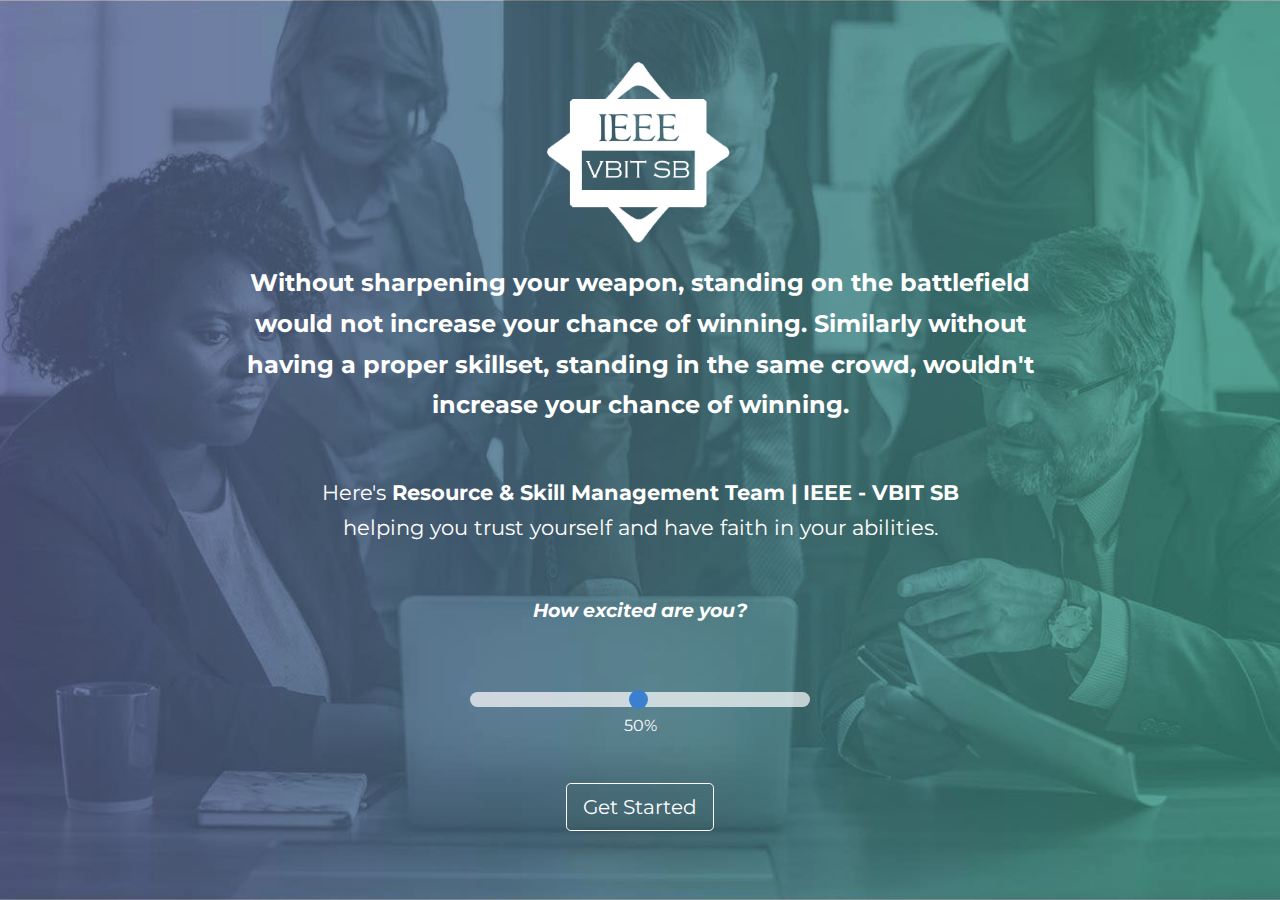
<file: index.html>
<!DOCTYPE html>
<html lang="en">
  <head>
    <title>RSM FORM</title>
    <meta charset="UTF-8" />
    <meta name="viewport" content="width=device-width, initial-scale=1" />
    <link
      href="https://fonts.googleapis.com/css2?family=Montserrat:ital,wght@0,400;0,500;0,600;0,700;1,400&display=swap"
      rel="stylesheet"
    />
    <link
      rel="stylesheet"
      href="https://stackpath.bootstrapcdn.com/bootstrap/4.5.2/css/bootstrap.min.css"
      integrity="sha384-JcKb8q3iqJ61gNV9KGb8thSsNjpSL0n8PARn9HuZOnIxN0hoP+VmmDGMN5t9UJ0Z"
      crossorigin="anonymous"
    />
    <!--===============================================================================================-->
    <link rel="stylesheet" type="text/css" href="css/main.css" />
    <link rel="icon" href="images/favicon.ico" />
    <!--===============================================================================================-->
  </head>

  <body>
    <div class="limiter">
      <div
        class="container-login100"
        style="background-image: url('images/signupbg.jpg')"
      >
        <div class="wrap-login100 p-l-110 p-r-110 p-t-62 p-b-33">
          <form class="login100-form validate-form flex-sb flex-w">
            <span class="login100-form-title p-b-53">
              <img
                src="images/sblogo.png"
                style="width: 25%"
                alt="IEEE - VBIT SB Logo"
              />
            </span>

            <div class="content">
              <p class="line1">
                <strong
                  >Without sharpening your weapon, standing on the battlefield
                  would not increase your chance of winning. Similarly without
                  having a proper skillset, standing in the same crowd, wouldn't
                  increase your chance of winning.</strong
                >
              </p>
              <br />
              <p class="line2">
                Here's<strong>
                  Resource & Skill Management Team | IEEE - VBIT SB</strong
                ><br />
                helping you trust yourself and have faith in your abilities.
              </p>
              <br />
              <p class="lastline">
                <strong>How excited are you?</strong>
              </p>
              <br />
            </div>

            <div class="slidecontainer" style="padding-bottom: 70px">
              <input
                type="range"
                min="1"
                max="100"
                value="50"
                class="slider"
                id="myRange"
              />
              <p><span id="demo"></span>%</p>
            </div>

            <a
              class="btn btn-outline-primary btn-lg"
              style="color: white; border-color: white; margin-top: -90px"
              href="/index-2.html"
              role="button"
              >Get Started</a
            >
          </form>
        </div>
      </div>
    </div>

    <script>
      var slider = document.getElementById('myRange');
      var output = document.getElementById('demo');
      output.innerHTML = slider.value;

      slider.oninput = function () {
        output.innerHTML = this.value;
      };
    </script>
    <script
      src="https://code.jquery.com/jquery-3.5.1.slim.min.js"
      integrity="sha384-DfXdz2htPH0lsSSs5nCTpuj/zy4C+OGpamoFVy38MVBnE+IbbVYUew+OrCXaRkfj"
      crossorigin="anonymous"
    ></script>
    <script
      src="https://cdn.jsdelivr.net/npm/popper.js@1.16.1/dist/umd/popper.min.js"
      integrity="sha384-9/reFTGAW83EW2RDu2S0VKaIzap3H66lZH81PoYlFhbGU+6BZp6G7niu735Sk7lN"
      crossorigin="anonymous"
    ></script>
    <script
      src="https://stackpath.bootstrapcdn.com/bootstrap/4.5.2/js/bootstrap.min.js"
      integrity="sha384-B4gt1jrGC7Jh4AgTPSdUtOBvfO8shuf57BaghqFfPlYxofvL8/KUEfYiJOMMV+rV"
      crossorigin="anonymous"
    ></script>
  </body>
</html>
</file>
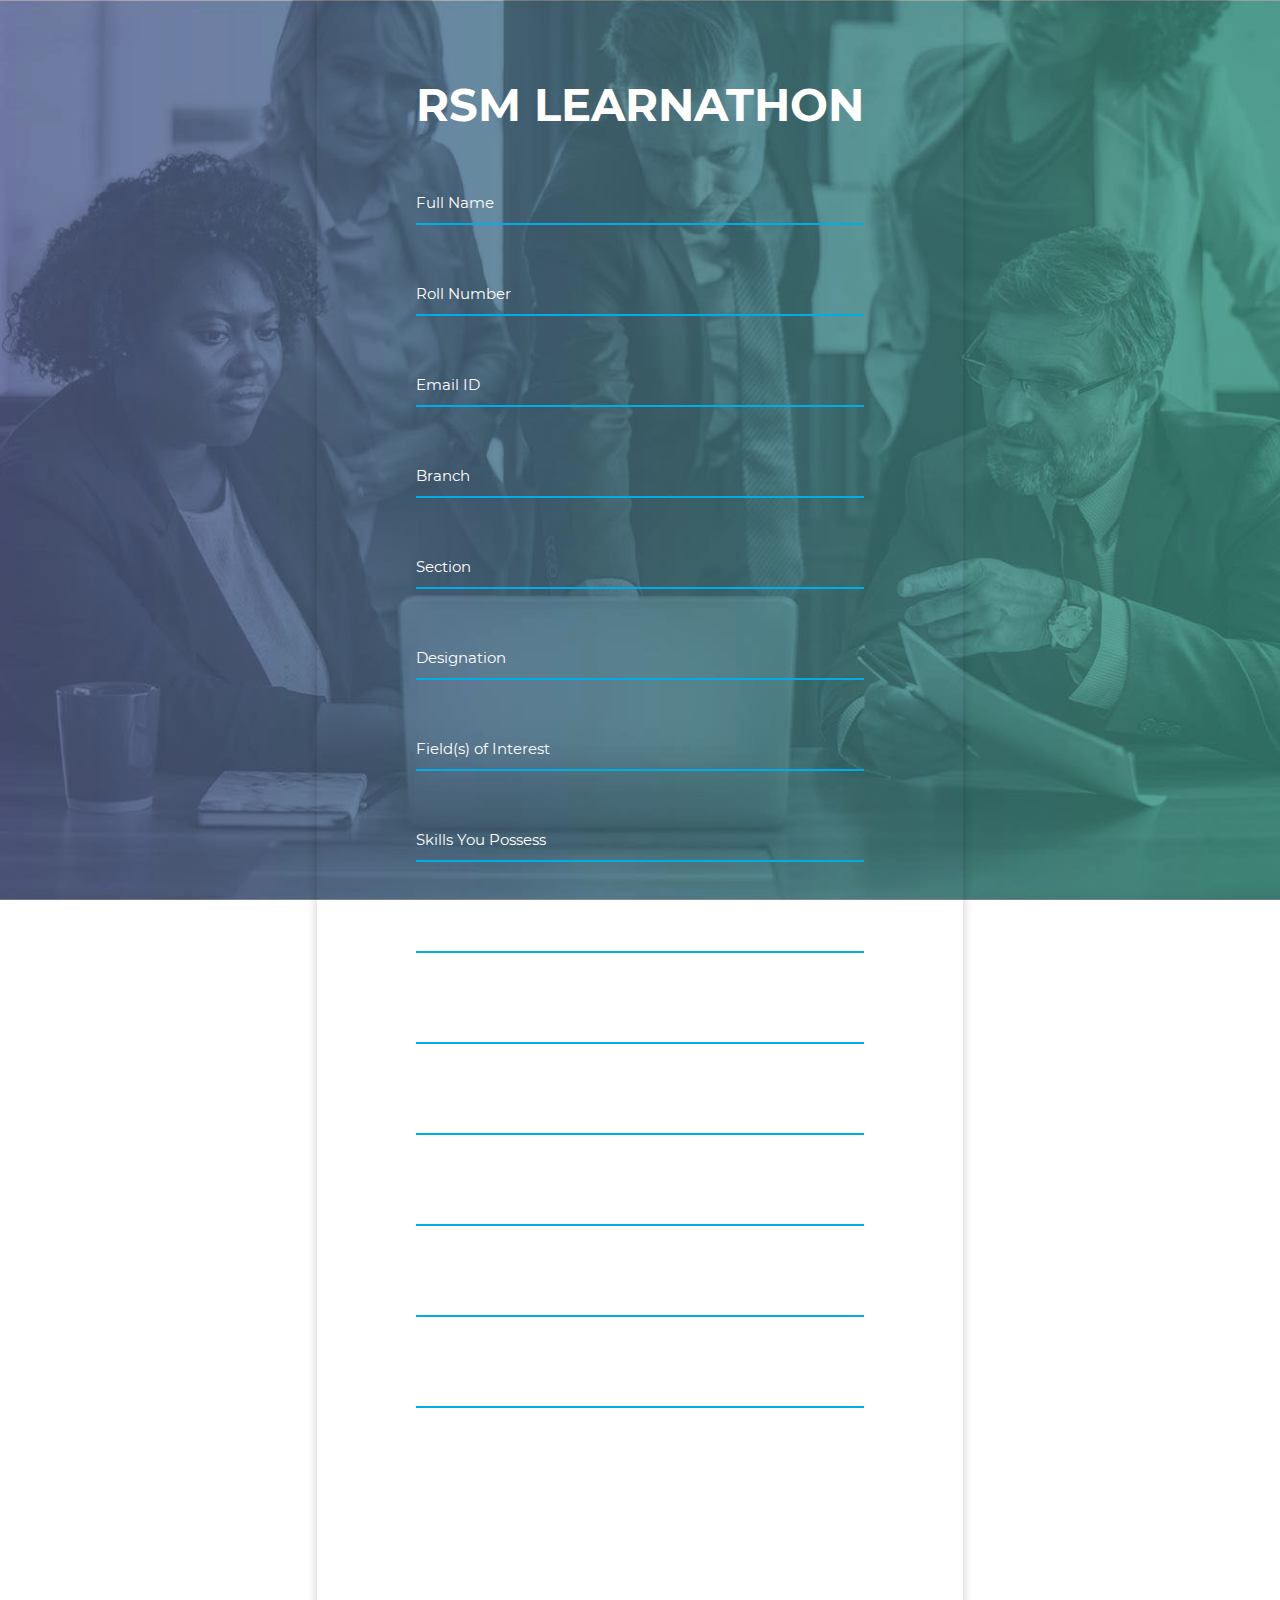
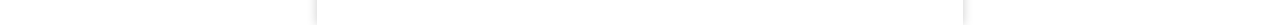
<file: index-2.html>
<!DOCTYPE html>
<html>
  <head>
    <meta charset="utf-8" />
    <title>RSM FORM</title>
    <meta name="viewport" content="width=device-width, initial-scale=1.0" />

    <!-- MATERIAL DESIGN ICONIC FONT -->
    <link
      rel="stylesheet"
      href="fonts/material-design-iconic-font/css/material-design-iconic-font.min.css"
    />

    <!-- STYLE CSS -->
    <link rel="stylesheet" href="css/style.css" />
    <!-- <link
      rel="stylesheet"
      href="https://s.pageclip.co/v1/pageclip.css"
      media="screen"
    /> -->

    <!-- Favicon -->
    <link rel="icon" href="images/favicon.ico" />
  </head>

  <body class="backimg">
    <div class="wrapper">
      <!-- <img
        class="background-image"
        src="images/signupbg.jpg"
        alt="Skills Background Image"
      /> -->
      <div class="inner">
        <form
          action="https://send.pageclip.co/lTezzVV3lElqMMGD3bQ0oZjINwGW3AQn/RSM_Form"
          class="pageclip-form"
          method="post"
          autocomplete="off"
        >
          <h3>RSM Learnathon</h3>
          <br /><br />
          <label class="form-group">
            <input type="text" name="Full Name" class="form-control" required />
            <span>Full Name</span>
            <span class="border"></span>
          </label>
          <label class="form-group">
            <input
              type="text"
              name="Roll Number"
              class="form-control"
              required
            />
            <span for="">Roll Number</span>
            <span class="border"></span>
          </label>
          <label class="form-group">
            <input type="text" name="Email ID" class="form-control" required />
            <span for="">Email ID</span>
            <span class="border"></span>
          </label>
          <label class="form-group">
            <input type="text" name="Branch" class="form-control" required />
            <span for="">Branch</span>
            <span class="border"></span>
          </label>
          <label class="form-group">
            <input type="text" name="Section" class="form-control" required />
            <span for="">Section</span>
            <span class="border"></span>
          </label>
          <label class="form-group">
            <input
              type="text"
              name="Designation"
              class="form-control"
              required
            />
            <span for="">Designation</span>
            <span class="border"></span>
          </label>
          <label class="form-group">
            <input
              type="textarea"
              name="Field of Interests"
              class="form-control"
              required
            />
            <span for="">Field(s) of Interest</span>
            <span class="border"></span>
          </label>

          <label class="form-group">
            <input type="textarea" name="Skills" class="form-control" required />
            <span for="">Skills You Possess</span>
            <span class="border"></span>
          </label>
          <label class="form-group">
            <input type="text" name="Strengths" class="form-control" required />
            <span for="">Strengths</span>
            <span class="border"></span>
          </label>
          <label class="form-group">
            <input type="text" name="Weakness" class="form-control" required />
            <span for="">Weakness</span>
            <span class="border"></span>
          </label>
          <label class="form-group">
            <input
              type="text"
              name="Future Plans"
              class="form-control"
              required
            />
            <span for="">Future Career Plans</span>
            <span class="border"></span>
          </label>

          <label class="form-group">
            <textarea
              name="About You"
              id=""
              class="form-control"
              required
            ></textarea>
            <span for="">About you</span>
            <span class="border"></span>
          </label>
          <label class="form-group">
            <textarea
              name="Expectations"
              id=""
              class="form-control"
              required
            ></textarea>
            <span for="">What are your expectations from the SB?</span>
            <span class="border"></span>
          </label>
          <label class="form-group">
            <textarea
              name="Contributions"
              id=""
              class="form-control"
              required
            ></textarea>
            <span for="">What would you like to implement this tenure?</span
            ><br />
            <span class="border"></span>
          </label>
          <button
            type="submit"
            href="https://ieeevbitsb.in"
            class="pageclip-form__submit"
          >
            Submit
          </button>
        </form>
      </div>
    </div>
    <script src="https://s.pageclip.co/v1/pageclip.js" charset="utf-8"></script>
  </body>
</html>
</file>
<file: css/main.css>
* {
  margin: 0;
  padding: 0;
  box-sizing: border-box;
}

body,
html {
  height: 100%;
  font-family: 'Montserrat', sans-serif;
  text-align: center;
}

/*---------------------------------------------*/
h1,
h2,
h3,
h4,
h5,
h6 {
  margin: 0;
}

.content {
  text-align: center;
  font-family: 'Montserrat', sans-serif;
  line-height: 1.7;
  color: #fff;
  margin: 0;
  font-size: 1.2rem;
}

.line1 {
  font-size: 1.5rem;
}

.line2 {
  font-size: 1.3rem;
}

.lastline {
  font-size: 1.2rem;
  font-family: 'Montserrat', sans-serif;
  font-style: italic;
}

.slidecontainer {
  width: 40%;
  margin: 15px auto;
}

.slider {
  -webkit-appearance: none;
  appearance: none;
  width: 100%;
  height: 15px;
  border-radius: 35px;
  background: #fff;
  outline: none;
  opacity: 0.7;
  -webkit-transition: 0.2s;
  transition: opacity 0.2s;
}

.slider:hover {
  opacity: 50;
}

.slider::-webkit-slider-thumb {
  -webkit-appearance: none;
  appearance: none;
  width: 19px;
  height: 19px;
  border-radius: 50%;
  background: #2f80ed;
  cursor: pointer;
}

.slider::-moz-range-thumb {
  width: 19px;
  height: 19px;
  border-radius: 50%;
  background: #2f80ed;
  cursor: pointer;
}

p {
  text-align: center;
  color: #fff;
}

a {
  text-decoration: none;
}

/*---------------------------------------------*/
btn {
  border: none;
  width: 162px;
  height: 51px;
  border: 2px solid #fff;
  margin: auto;
  cursor: pointer;
  display: flex;
  align-items: center;
  justify-content: center;
  padding: 0;
  background: none;
  color: #fff;
  text-transform: uppercase;
  font-family: 'Montserrat', sans-serif;
  -webkit-transform: perspective(1px) translateZ(0);
  transform: perspective(1px) translateZ(0);
  position: relative;
  -webkit-transition-property: color;
  transition-property: color;
  -webkit-transition-duration: 0.3s;
  transition-duration: 0.3s;
}
btn i {
  margin-left: 10px;
  -webkit-transform: translateZ(0);
  transform: translateZ(0);
  -webkit-transition-duration: 0.1s;
  transition-duration: 0.1s;
  -webkit-transition-property: transform;
  transition-property: transform;
  -webkit-transition-timing-function: ease-out;
  transition-timing-function: ease-out;
}
button:before {
  content: '';
  position: absolute;
  z-index: -1;
  top: 0;
  left: 0;
  right: 0;
  bottom: 0;
  background: #2098d1;
  -webkit-transform: scaleX(0);
  transform: scaleX(0);
  -webkit-transform-origin: 0 50%;
  transform-origin: 0 50%;
  -webkit-transition-property: transform;
  transition-property: transform;
  -webkit-transition-duration: 0.3s;
  transition-duration: 0.3s;
  -webkit-transition-timing-function: ease-out;
  transition-timing-function: ease-out;
}
btn:hover {
  border-color: transparent;
}
btn:hover:before {
  -webkit-transform: scaleX(1);
  transform: scaleX(1);
}
btn:hover i {
  -webkit-transform: translateX(4px);
  transform: translateX(4px);
}

iframe {
  border: none !important;
}

#shivani {
  transition: linear;
}

/*//////////////////////////////////////////////////////////////////
[ login ]*/

.limiter {
  width: 100%;
  margin: 0 auto;
}

.container-login100 {
  width: 100%;
  min-height: 100vh;
  display: -webkit-box;
  display: -webkit-flex;
  display: -moz-box;
  display: -ms-flexbox;
  display: flex;
  flex-wrap: wrap;
  justify-content: center;
  align-items: center;
  padding: 15px;

  background-position: center;
  background-size: cover;
  background-repeat: no-repeat;
}

.wrap-login100 {
  width: 850px;
  background: none;
  border-radius: 10px;
  position: relative;
}

/*==================================================================
[ Form ]*/

.login100-form {
  width: 100%;
}

.login100-form-title {
  width: 100%;
  display: block;
  font-family: Montserrat-Medium;
  font-size: 39px;
  color: #fff;
  line-height: 1.2;
  text-align: center;
}

/*------------------------------------------------------------------
[ btn ]*/
.container-login100-form-btn {
  width: 100%;
  display: -webkit-box;
  display: -webkit-flex;
  display: -moz-box;
  display: -ms-flexbox;
  display: flex;
  flex-wrap: wrap;
}

/*//////////////////////////////////////////////////////////////////
[ Responsive ]*/
@media (max-width: 768px) {
  .wrap-login100 {
    padding-left: 60px;
    padding-right: 60px;
  }
}

@media (max-width: 576px) {
  .wrap-login100 {
    padding-left: 15px;
    padding-right: 15px;
  }
}
</file>
<file: css/style.css>
@font-face {
  font-family: 'Montserrat-Regular';
  src: url('../fonts/Montserrat/Montserrat-Regular.ttf');
}
@font-face {
  font-family: 'Montserrat-Bold';
  src: url('../fonts/Montserrat/Montserrat-Bold.ttf');
}
@font-face {
  font-family: 'Montserrat-SemiBold';
  src: url('../fonts/Montserrat/Montserrat-SemiBold.ttf');
}
* {
  -webkit-box-sizing: border-box;
  -moz-box-sizing: border-box;
  box-sizing: border-box;
}

body {
  font-family: 'Montserrat-Regular';
  color: #fff;
  font-size: 15px;
  margin: 0;
}

input,
textarea,
select,
button {
  font-family: 'Montserrat-Regular';
  color: #fff;
  font-size: 15px;
}

p,
h1,
h2,
h3,
h4,
h5,
h6,
ul {
  margin: 0;
}

img {
  max-width: 100%;
}

ul {
  padding-left: 0;
  margin-bottom: 0;
}

a:hover {
  text-decoration: none;
}

:focus {
  outline: none;
}
/* .backimg {
  background-image: url('images/signupbg.jpg');
  height: 50%;
  background-position: center;
  background-repeat: no-repeat;
  background-size: cover;
} */
.wrapper {
  background: url('../images/signupbg.jpg');
  min-height: 100vh;
  display: flex;
  background-attachment: fixed;
  /* align-items: center; */
  background-position: center;
  background-repeat: no-repeat;
  background-size: cover;
}

.inner {
  max-width: 758px;
  margin: auto;

  padding: 77px 99px 87px;
  box-shadow: 0px 0px 10px 0px rgba(0, 0, 0, 0.2);
  -webkit-box-shadow: 0px 0px 10px 0px rgba(0, 0, 0, 0.2);
  -moz-box-shadow: 0px 0px 10px 0px rgba(0, 0, 0, 0.2);
  -ms-box-shadow: 0px 0px 10px 0px rgba(0, 0, 0, 0.2);
  -o-box-shadow: 0px 0px 10px 0px rgba(0, 0, 0, 0.2);
}

textarea {
  resize: none;
}

h3 {
  text-transform: uppercase;
  font-size: 45px;
  font-family: 'Montserrat-Bold';
  text-align: center;
  margin-bottom: 12px;
}

p {
  text-align: center;
  padding: 0 10px;
  margin-bottom: 55px;
  line-height: 1.8;
}

.form-group {
  position: relative;
  display: block;
  margin-bottom: 48px;
}
.form-group span {
  font-size: 15px;
  color: #fff;
  position: absolute;
  top: 11px;
  transition: all 0.2s ease;
  transform-origin: 0 0;
  cursor: text;
}
.form-group span.border {
  height: 2px;
  display: block;
  position: absolute;
  width: 100%;
  left: 0;
  top: 41px;
  transform: scaleX(0);
  transition: all 0.15s ease;
  background: #fff;
}

.form-control {
  border: none;
  border-bottom: 2px solid #00ade6;
  display: block;
  width: 100%;
  height: 43px;
  font-size: 15px;
  background: none;
  font-family: 'Montserrat-SemiBold';
}
.form-control:focus,
.form-control:valid {
  border-bottom: 2px solid #fff;
}
.form-control:focus + span,
.form-control:valid + span {
  transform: translateY(-22px) scale(0.8);
}
.form-control:focus + span + .border,
.form-control:valid + span + .border {
  transform: scaleX(1);
}

textarea.form-control {
  padding-top: 10px;
  padding-bottom: 10px;
}

button {
  border: none;
  width: 162px;
  height: 51px;
  border: 2px solid #fff;
  margin: auto;
  margin-top: 60px;
  cursor: pointer;
  display: flex;
  align-items: center;
  justify-content: center;
  padding: 0;
  background: none;
  color: #fff;
  text-transform: uppercase;
  font-family: 'Montserrat-SemiBold';
  -webkit-transform: perspective(1px) translateZ(0);
  transform: perspective(1px) translateZ(0);
  position: relative;
  -webkit-transition-property: color;
  transition-property: color;
  -webkit-transition-duration: 0.3s;
  transition-duration: 0.3s;
}
button i {
  margin-left: 10px;
  -webkit-transform: translateZ(0);
  transform: translateZ(0);
  -webkit-transition-duration: 0.1s;
  transition-duration: 0.1s;
  -webkit-transition-property: transform;
  transition-property: transform;
  -webkit-transition-timing-function: ease-out;
  transition-timing-function: ease-out;
}
button:before {
  content: '';
  position: absolute;
  z-index: -1;
  top: 0;
  left: 0;
  right: 0;
  bottom: 0;
  background: #2098d1;
  -webkit-transform: scaleX(0);
  transform: scaleX(0);
  -webkit-transform-origin: 0 50%;
  transform-origin: 0 50%;
  -webkit-transition-property: transform;
  transition-property: transform;
  -webkit-transition-duration: 0.3s;
  transition-duration: 0.3s;
  -webkit-transition-timing-function: ease-out;
  transition-timing-function: ease-out;
}
button:hover {
  border-color: transparent;
}
button:hover:before {
  -webkit-transform: scaleX(1);
  transform: scaleX(1);
}
button:hover i {
  -webkit-transform: translateX(4px);
  transform: translateX(4px);
}

.pageclip-form__submit {
  text-align: center;
}

@media (max-width: 767px) {
  h3 {
    font-size: 38px;
  }

  p {
    font-size: 14px;
    padding: 0;
  }

  .inner {
    padding: 27px 20px 37px;
    border: none;
    box-shadow: none;
    -webkit-box-shadow: none;
    -moz-box-shadow: none;
    -ms-box-shadow: none;
    -o-box-shadow: none;
  }

  .wrapper {
    width: 100%;
  }
}

option {
  background-color: #39459b;
  border: none;
  outline: none;
  box-shadow: none !important;
  z-index: 1;
}

.background-image {
  position: fixed;
  opacity: 0.9;
  top: 0;
  left: 0;
  width: 100%;
  height: 120%;
}
</file>
<file: fonts/material-design-iconic-font/css/material-design-iconic-font.min.css>
@font-face{font-family:Material-Design-Iconic-Font;src:url(../fonts/Material-Design-Iconic-Font.woff2?v=2.2.0) format('woff2'),url(../fonts/Material-Design-Iconic-Font.woff?v=2.2.0) format('woff'),url(../fonts/Material-Design-Iconic-Font.ttf?v=2.2.0) format('truetype')}.zmdi{display:inline-block;font:normal normal normal 14px/1 'Material-Design-Iconic-Font';font-size:inherit;text-rendering:auto;-webkit-font-smoothing:antialiased;-moz-osx-font-smoothing:grayscale}.zmdi-hc-lg{font-size:1.33333333em;line-height:.75em;vertical-align:-15%}.zmdi-hc-2x{font-size:2em}.zmdi-hc-3x{font-size:3em}.zmdi-hc-4x{font-size:4em}.zmdi-hc-5x{font-size:5em}.zmdi-hc-fw{width:1.28571429em;text-align:center}.zmdi-hc-ul{padding-left:0;margin-left:2.14285714em;list-style-type:none}.zmdi-hc-ul>li{position:relative}.zmdi-hc-li{position:absolute;left:-2.14285714em;width:2.14285714em;top:.14285714em;text-align:center}.zmdi-hc-li.zmdi-hc-lg{left:-1.85714286em}.zmdi-hc-border{padding:.1em .25em;border:solid .1em #9e9e9e;border-radius:2px}.zmdi-hc-border-circle{padding:.1em .25em;border:solid .1em #9e9e9e;border-radius:50%}.zmdi.pull-left{float:left;margin-right:.15em}.zmdi.pull-right{float:right;margin-left:.15em}.zmdi-hc-spin{-webkit-animation:zmdi-spin 1.5s infinite linear;animation:zmdi-spin 1.5s infinite linear}.zmdi-hc-spin-reverse{-webkit-animation:zmdi-spin-reverse 1.5s infinite linear;animation:zmdi-spin-reverse 1.5s infinite linear}@-webkit-keyframes zmdi-spin{0%{-webkit-transform:rotate(0deg);transform:rotate(0deg)}100%{-webkit-transform:rotate(359deg);transform:rotate(359deg)}}@keyframes zmdi-spin{0%{-webkit-transform:rotate(0deg);transform:rotate(0deg)}100%{-webkit-transform:rotate(359deg);transform:rotate(359deg)}}@-webkit-keyframes zmdi-spin-reverse{0%{-webkit-transform:rotate(0deg);transform:rotate(0deg)}100%{-webkit-transform:rotate(-359deg);transform:rotate(-359deg)}}@keyframes zmdi-spin-reverse{0%{-webkit-transform:rotate(0deg);transform:rotate(0deg)}100%{-webkit-transform:rotate(-359deg);transform:rotate(-359deg)}}.zmdi-hc-rotate-90{-webkit-transform:rotate(90deg);-ms-transform:rotate(90deg);transform:rotate(90deg)}.zmdi-hc-rotate-180{-webkit-transform:rotate(180deg);-ms-transform:rotate(180deg);transform:rotate(180deg)}.zmdi-hc-rotate-270{-webkit-transform:rotate(270deg);-ms-transform:rotate(270deg);transform:rotate(270deg)}.zmdi-hc-flip-horizontal{-webkit-transform:scale(-1,1);-ms-transform:scale(-1,1);transform:scale(-1,1)}.zmdi-hc-flip-vertical{-webkit-transform:scale(1,-1);-ms-transform:scale(1,-1);transform:scale(1,-1)}.zmdi-hc-stack{position:relative;display:inline-block;width:2em;height:2em;line-height:2em;vertical-align:middle}.zmdi-hc-stack-1x,.zmdi-hc-stack-2x{position:absolute;left:0;width:100%;text-align:center}.zmdi-hc-stack-1x{line-height:inherit}.zmdi-hc-stack-2x{font-size:2em}.zmdi-hc-inverse{color:#fff}.zmdi-3d-rotation:before{content:'\f101'}.zmdi-airplane-off:before{content:'\f102'}.zmdi-airplane:before{content:'\f103'}.zmdi-album:before{content:'\f104'}.zmdi-archive:before{content:'\f105'}.zmdi-assignment-account:before{content:'\f106'}.zmdi-assignment-alert:before{content:'\f107'}.zmdi-assignment-check:before{content:'\f108'}.zmdi-assignment-o:before{content:'\f109'}.zmdi-assignment-return:before{content:'\f10a'}.zmdi-assignment-returned:before{content:'\f10b'}.zmdi-assignment:before{content:'\f10c'}.zmdi-attachment-alt:before{content:'\f10d'}.zmdi-attachment:before{content:'\f10e'}.zmdi-audio:before{content:'\f10f'}.zmdi-badge-check:before{content:'\f110'}.zmdi-balance-wallet:before{content:'\f111'}.zmdi-balance:before{content:'\f112'}.zmdi-battery-alert:before{content:'\f113'}.zmdi-battery-flash:before{content:'\f114'}.zmdi-battery-unknown:before{content:'\f115'}.zmdi-battery:before{content:'\f116'}.zmdi-bike:before{content:'\f117'}.zmdi-block-alt:before{content:'\f118'}.zmdi-block:before{content:'\f119'}.zmdi-boat:before{content:'\f11a'}.zmdi-book-image:before{content:'\f11b'}.zmdi-book:before{content:'\f11c'}.zmdi-bookmark-outline:before{content:'\f11d'}.zmdi-bookmark:before{content:'\f11e'}.zmdi-brush:before{content:'\f11f'}.zmdi-bug:before{content:'\f120'}.zmdi-bus:before{content:'\f121'}.zmdi-cake:before{content:'\f122'}.zmdi-car-taxi:before{content:'\f123'}.zmdi-car-wash:before{content:'\f124'}.zmdi-car:before{content:'\f125'}.zmdi-card-giftcard:before{content:'\f126'}.zmdi-card-membership:before{content:'\f127'}.zmdi-card-travel:before{content:'\f128'}.zmdi-card:before{content:'\f129'}.zmdi-case-check:before{content:'\f12a'}.zmdi-case-download:before{content:'\f12b'}.zmdi-case-play:before{content:'\f12c'}.zmdi-case:before{content:'\f12d'}.zmdi-cast-connected:before{content:'\f12e'}.zmdi-cast:before{content:'\f12f'}.zmdi-chart-donut:before{content:'\f130'}.zmdi-chart:before{content:'\f131'}.zmdi-city-alt:before{content:'\f132'}.zmdi-city:before{content:'\f133'}.zmdi-close-circle-o:before{content:'\f134'}.zmdi-close-circle:before{content:'\f135'}.zmdi-close:before{content:'\f136'}.zmdi-cocktail:before{content:'\f137'}.zmdi-code-setting:before{content:'\f138'}.zmdi-code-smartphone:before{content:'\f139'}.zmdi-code:before{content:'\f13a'}.zmdi-coffee:before{content:'\f13b'}.zmdi-collection-bookmark:before{content:'\f13c'}.zmdi-collection-case-play:before{content:'\f13d'}.zmdi-collection-folder-image:before{content:'\f13e'}.zmdi-collection-image-o:before{content:'\f13f'}.zmdi-collection-image:before{content:'\f140'}.zmdi-collection-item-1:before{content:'\f141'}.zmdi-collection-item-2:before{content:'\f142'}.zmdi-collection-item-3:before{content:'\f143'}.zmdi-collection-item-4:before{content:'\f144'}.zmdi-collection-item-5:before{content:'\f145'}.zmdi-collection-item-6:before{content:'\f146'}.zmdi-collection-item-7:before{content:'\f147'}.zmdi-collection-item-8:before{content:'\f148'}.zmdi-collection-item-9-plus:before{content:'\f149'}.zmdi-collection-item-9:before{content:'\f14a'}.zmdi-collection-item:before{content:'\f14b'}.zmdi-collection-music:before{content:'\f14c'}.zmdi-collection-pdf:before{content:'\f14d'}.zmdi-collection-plus:before{content:'\f14e'}.zmdi-collection-speaker:before{content:'\f14f'}.zmdi-collection-text:before{content:'\f150'}.zmdi-collection-video:before{content:'\f151'}.zmdi-compass:before{content:'\f152'}.zmdi-cutlery:before{content:'\f153'}.zmdi-delete:before{content:'\f154'}.zmdi-dialpad:before{content:'\f155'}.zmdi-dns:before{content:'\f156'}.zmdi-drink:before{content:'\f157'}.zmdi-edit:before{content:'\f158'}.zmdi-email-open:before{content:'\f159'}.zmdi-email:before{content:'\f15a'}.zmdi-eye-off:before{content:'\f15b'}.zmdi-eye:before{content:'\f15c'}.zmdi-eyedropper:before{content:'\f15d'}.zmdi-favorite-outline:before{content:'\f15e'}.zmdi-favorite:before{content:'\f15f'}.zmdi-filter-list:before{content:'\f160'}.zmdi-fire:before{content:'\f161'}.zmdi-flag:before{content:'\f162'}.zmdi-flare:before{content:'\f163'}.zmdi-flash-auto:before{content:'\f164'}.zmdi-flash-off:before{content:'\f165'}.zmdi-flash:before{content:'\f166'}.zmdi-flip:before{content:'\f167'}.zmdi-flower-alt:before{content:'\f168'}.zmdi-flower:before{content:'\f169'}.zmdi-font:before{content:'\f16a'}.zmdi-fullscreen-alt:before{content:'\f16b'}.zmdi-fullscreen-exit:before{content:'\f16c'}.zmdi-fullscreen:before{content:'\f16d'}.zmdi-functions:before{content:'\f16e'}.zmdi-gas-station:before{content:'\f16f'}.zmdi-gesture:before{content:'\f170'}.zmdi-globe-alt:before{content:'\f171'}.zmdi-globe-lock:before{content:'\f172'}.zmdi-globe:before{content:'\f173'}.zmdi-graduation-cap:before{content:'\f174'}.zmdi-home:before{content:'\f175'}.zmdi-hospital-alt:before{content:'\f176'}.zmdi-hospital:before{content:'\f177'}.zmdi-hotel:before{content:'\f178'}.zmdi-hourglass-alt:before{content:'\f179'}.zmdi-hourglass-outline:before{content:'\f17a'}.zmdi-hourglass:before{content:'\f17b'}.zmdi-http:before{content:'\f17c'}.zmdi-image-alt:before{content:'\f17d'}.zmdi-image-o:before{content:'\f17e'}.zmdi-image:before{content:'\f17f'}.zmdi-inbox:before{content:'\f180'}.zmdi-invert-colors-off:before{content:'\f181'}.zmdi-invert-colors:before{content:'\f182'}.zmdi-key:before{content:'\f183'}.zmdi-label-alt-outline:before{content:'\f184'}.zmdi-label-alt:before{content:'\f185'}.zmdi-label-heart:before{content:'\f186'}.zmdi-label:before{content:'\f187'}.zmdi-labels:before{content:'\f188'}.zmdi-lamp:before{content:'\f189'}.zmdi-landscape:before{content:'\f18a'}.zmdi-layers-off:before{content:'\f18b'}.zmdi-layers:before{content:'\f18c'}.zmdi-library:before{content:'\f18d'}.zmdi-link:before{content:'\f18e'}.zmdi-lock-open:before{content:'\f18f'}.zmdi-lock-outline:before{content:'\f190'}.zmdi-lock:before{content:'\f191'}.zmdi-mail-reply-all:before{content:'\f192'}.zmdi-mail-reply:before{content:'\f193'}.zmdi-mail-send:before{content:'\f194'}.zmdi-mall:before{content:'\f195'}.zmdi-map:before{content:'\f196'}.zmdi-menu:before{content:'\f197'}.zmdi-money-box:before{content:'\f198'}.zmdi-money-off:before{content:'\f199'}.zmdi-money:before{content:'\f19a'}.zmdi-more-vert:before{content:'\f19b'}.zmdi-more:before{content:'\f19c'}.zmdi-movie-alt:before{content:'\f19d'}.zmdi-movie:before{content:'\f19e'}.zmdi-nature-people:before{content:'\f19f'}.zmdi-nature:before{content:'\f1a0'}.zmdi-navigation:before{content:'\f1a1'}.zmdi-open-in-browser:before{content:'\f1a2'}.zmdi-open-in-new:before{content:'\f1a3'}.zmdi-palette:before{content:'\f1a4'}.zmdi-parking:before{content:'\f1a5'}.zmdi-pin-account:before{content:'\f1a6'}.zmdi-pin-assistant:before{content:'\f1a7'}.zmdi-pin-drop:before{content:'\f1a8'}.zmdi-pin-help:before{content:'\f1a9'}.zmdi-pin-off:before{content:'\f1aa'}.zmdi-pin:before{content:'\f1ab'}.zmdi-pizza:before{content:'\f1ac'}.zmdi-plaster:before{content:'\f1ad'}.zmdi-power-setting:before{content:'\f1ae'}.zmdi-power:before{content:'\f1af'}.zmdi-print:before{content:'\f1b0'}.zmdi-puzzle-piece:before{content:'\f1b1'}.zmdi-quote:before{content:'\f1b2'}.zmdi-railway:before{content:'\f1b3'}.zmdi-receipt:before{content:'\f1b4'}.zmdi-refresh-alt:before{content:'\f1b5'}.zmdi-refresh-sync-alert:before{content:'\f1b6'}.zmdi-refresh-sync-off:before{content:'\f1b7'}.zmdi-refresh-sync:before{content:'\f1b8'}.zmdi-refresh:before{content:'\f1b9'}.zmdi-roller:before{content:'\f1ba'}.zmdi-ruler:before{content:'\f1bb'}.zmdi-scissors:before{content:'\f1bc'}.zmdi-screen-rotation-lock:before{content:'\f1bd'}.zmdi-screen-rotation:before{content:'\f1be'}.zmdi-search-for:before{content:'\f1bf'}.zmdi-search-in-file:before{content:'\f1c0'}.zmdi-search-in-page:before{content:'\f1c1'}.zmdi-search-replace:before{content:'\f1c2'}.zmdi-search:before{content:'\f1c3'}.zmdi-seat:before{content:'\f1c4'}.zmdi-settings-square:before{content:'\f1c5'}.zmdi-settings:before{content:'\f1c6'}.zmdi-shield-check:before{content:'\f1c7'}.zmdi-shield-security:before{content:'\f1c8'}.zmdi-shopping-basket:before{content:'\f1c9'}.zmdi-shopping-cart-plus:before{content:'\f1ca'}.zmdi-shopping-cart:before{content:'\f1cb'}.zmdi-sign-in:before{content:'\f1cc'}.zmdi-sort-amount-asc:before{content:'\f1cd'}.zmdi-sort-amount-desc:before{content:'\f1ce'}.zmdi-sort-asc:before{content:'\f1cf'}.zmdi-sort-desc:before{content:'\f1d0'}.zmdi-spellcheck:before{content:'\f1d1'}.zmdi-storage:before{content:'\f1d2'}.zmdi-store-24:before{content:'\f1d3'}.zmdi-store:before{content:'\f1d4'}.zmdi-subway:before{content:'\f1d5'}.zmdi-sun:before{content:'\f1d6'}.zmdi-tab-unselected:before{content:'\f1d7'}.zmdi-tab:before{content:'\f1d8'}.zmdi-tag-close:before{content:'\f1d9'}.zmdi-tag-more:before{content:'\f1da'}.zmdi-tag:before{content:'\f1db'}.zmdi-thumb-down:before{content:'\f1dc'}.zmdi-thumb-up-down:before{content:'\f1dd'}.zmdi-thumb-up:before{content:'\f1de'}.zmdi-ticket-star:before{content:'\f1df'}.zmdi-toll:before{content:'\f1e0'}.zmdi-toys:before{content:'\f1e1'}.zmdi-traffic:before{content:'\f1e2'}.zmdi-translate:before{content:'\f1e3'}.zmdi-triangle-down:before{content:'\f1e4'}.zmdi-triangle-up:before{content:'\f1e5'}.zmdi-truck:before{content:'\f1e6'}.zmdi-turning-sign:before{content:'\f1e7'}.zmdi-wallpaper:before{content:'\f1e8'}.zmdi-washing-machine:before{content:'\f1e9'}.zmdi-window-maximize:before{content:'\f1ea'}.zmdi-window-minimize:before{content:'\f1eb'}.zmdi-window-restore:before{content:'\f1ec'}.zmdi-wrench:before{content:'\f1ed'}.zmdi-zoom-in:before{content:'\f1ee'}.zmdi-zoom-out:before{content:'\f1ef'}.zmdi-alert-circle-o:before{content:'\f1f0'}.zmdi-alert-circle:before{content:'\f1f1'}.zmdi-alert-octagon:before{content:'\f1f2'}.zmdi-alert-polygon:before{content:'\f1f3'}.zmdi-alert-triangle:before{content:'\f1f4'}.zmdi-help-outline:before{content:'\f1f5'}.zmdi-help:before{content:'\f1f6'}.zmdi-info-outline:before{content:'\f1f7'}.zmdi-info:before{content:'\f1f8'}.zmdi-notifications-active:before{content:'\f1f9'}.zmdi-notifications-add:before{content:'\f1fa'}.zmdi-notifications-none:before{content:'\f1fb'}.zmdi-notifications-off:before{content:'\f1fc'}.zmdi-notifications-paused:before{content:'\f1fd'}.zmdi-notifications:before{content:'\f1fe'}.zmdi-account-add:before{content:'\f1ff'}.zmdi-account-box-mail:before{content:'\f200'}.zmdi-account-box-o:before{content:'\f201'}.zmdi-account-box-phone:before{content:'\f202'}.zmdi-account-box:before{content:'\f203'}.zmdi-account-calendar:before{content:'\f204'}.zmdi-account-circle:before{content:'\f205'}.zmdi-account-o:before{content:'\f206'}.zmdi-account:before{content:'\f207'}.zmdi-accounts-add:before{content:'\f208'}.zmdi-accounts-alt:before{content:'\f209'}.zmdi-accounts-list-alt:before{content:'\f20a'}.zmdi-accounts-list:before{content:'\f20b'}.zmdi-accounts-outline:before{content:'\f20c'}.zmdi-accounts:before{content:'\f20d'}.zmdi-face:before{content:'\f20e'}.zmdi-female:before{content:'\f20f'}.zmdi-male-alt:before{content:'\f210'}.zmdi-male-female:before{content:'\f211'}.zmdi-male:before{content:'\f212'}.zmdi-mood-bad:before{content:'\f213'}.zmdi-mood:before{content:'\f214'}.zmdi-run:before{content:'\f215'}.zmdi-walk:before{content:'\f216'}.zmdi-cloud-box:before{content:'\f217'}.zmdi-cloud-circle:before{content:'\f218'}.zmdi-cloud-done:before{content:'\f219'}.zmdi-cloud-download:before{content:'\f21a'}.zmdi-cloud-off:before{content:'\f21b'}.zmdi-cloud-outline-alt:before{content:'\f21c'}.zmdi-cloud-outline:before{content:'\f21d'}.zmdi-cloud-upload:before{content:'\f21e'}.zmdi-cloud:before{content:'\f21f'}.zmdi-download:before{content:'\f220'}.zmdi-file-plus:before{content:'\f221'}.zmdi-file-text:before{content:'\f222'}.zmdi-file:before{content:'\f223'}.zmdi-folder-outline:before{content:'\f224'}.zmdi-folder-person:before{content:'\f225'}.zmdi-folder-star-alt:before{content:'\f226'}.zmdi-folder-star:before{content:'\f227'}.zmdi-folder:before{content:'\f228'}.zmdi-gif:before{content:'\f229'}.zmdi-upload:before{content:'\f22a'}.zmdi-border-all:before{content:'\f22b'}.zmdi-border-bottom:before{content:'\f22c'}.zmdi-border-clear:before{content:'\f22d'}.zmdi-border-color:before{content:'\f22e'}.zmdi-border-horizontal:before{content:'\f22f'}.zmdi-border-inner:before{content:'\f230'}.zmdi-border-left:before{content:'\f231'}.zmdi-border-outer:before{content:'\f232'}.zmdi-border-right:before{content:'\f233'}.zmdi-border-style:before{content:'\f234'}.zmdi-border-top:before{content:'\f235'}.zmdi-border-vertical:before{content:'\f236'}.zmdi-copy:before{content:'\f237'}.zmdi-crop:before{content:'\f238'}.zmdi-format-align-center:before{content:'\f239'}.zmdi-format-align-justify:before{content:'\f23a'}.zmdi-format-align-left:before{content:'\f23b'}.zmdi-format-align-right:before{content:'\f23c'}.zmdi-format-bold:before{content:'\f23d'}.zmdi-format-clear-all:before{content:'\f23e'}.zmdi-format-clear:before{content:'\f23f'}.zmdi-format-color-fill:before{content:'\f240'}.zmdi-format-color-reset:before{content:'\f241'}.zmdi-format-color-text:before{content:'\f242'}.zmdi-format-indent-decrease:before{content:'\f243'}.zmdi-format-indent-increase:before{content:'\f244'}.zmdi-format-italic:before{content:'\f245'}.zmdi-format-line-spacing:before{content:'\f246'}.zmdi-format-list-bulleted:before{content:'\f247'}.zmdi-format-list-numbered:before{content:'\f248'}.zmdi-format-ltr:before{content:'\f249'}.zmdi-format-rtl:before{content:'\f24a'}.zmdi-format-size:before{content:'\f24b'}.zmdi-format-strikethrough-s:before{content:'\f24c'}.zmdi-format-strikethrough:before{content:'\f24d'}.zmdi-format-subject:before{content:'\f24e'}.zmdi-format-underlined:before{content:'\f24f'}.zmdi-format-valign-bottom:before{content:'\f250'}.zmdi-format-valign-center:before{content:'\f251'}.zmdi-format-valign-top:before{content:'\f252'}.zmdi-redo:before{content:'\f253'}.zmdi-select-all:before{content:'\f254'}.zmdi-space-bar:before{content:'\f255'}.zmdi-text-format:before{content:'\f256'}.zmdi-transform:before{content:'\f257'}.zmdi-undo:before{content:'\f258'}.zmdi-wrap-text:before{content:'\f259'}.zmdi-comment-alert:before{content:'\f25a'}.zmdi-comment-alt-text:before{content:'\f25b'}.zmdi-comment-alt:before{content:'\f25c'}.zmdi-comment-edit:before{content:'\f25d'}.zmdi-comment-image:before{content:'\f25e'}.zmdi-comment-list:before{content:'\f25f'}.zmdi-comment-more:before{content:'\f260'}.zmdi-comment-outline:before{content:'\f261'}.zmdi-comment-text-alt:before{content:'\f262'}.zmdi-comment-text:before{content:'\f263'}.zmdi-comment-video:before{content:'\f264'}.zmdi-comment:before{content:'\f265'}.zmdi-comments:before{content:'\f266'}.zmdi-check-all:before{content:'\f267'}.zmdi-check-circle-u:before{content:'\f268'}.zmdi-check-circle:before{content:'\f269'}.zmdi-check-square:before{content:'\f26a'}.zmdi-check:before{content:'\f26b'}.zmdi-circle-o:before{content:'\f26c'}.zmdi-circle:before{content:'\f26d'}.zmdi-dot-circle-alt:before{content:'\f26e'}.zmdi-dot-circle:before{content:'\f26f'}.zmdi-minus-circle-outline:before{content:'\f270'}.zmdi-minus-circle:before{content:'\f271'}.zmdi-minus-square:before{content:'\f272'}.zmdi-minus:before{content:'\f273'}.zmdi-plus-circle-o-duplicate:before{content:'\f274'}.zmdi-plus-circle-o:before{content:'\f275'}.zmdi-plus-circle:before{content:'\f276'}.zmdi-plus-square:before{content:'\f277'}.zmdi-plus:before{content:'\f278'}.zmdi-square-o:before{content:'\f279'}.zmdi-star-circle:before{content:'\f27a'}.zmdi-star-half:before{content:'\f27b'}.zmdi-star-outline:before{content:'\f27c'}.zmdi-star:before{content:'\f27d'}.zmdi-bluetooth-connected:before{content:'\f27e'}.zmdi-bluetooth-off:before{content:'\f27f'}.zmdi-bluetooth-search:before{content:'\f280'}.zmdi-bluetooth-setting:before{content:'\f281'}.zmdi-bluetooth:before{content:'\f282'}.zmdi-camera-add:before{content:'\f283'}.zmdi-camera-alt:before{content:'\f284'}.zmdi-camera-bw:before{content:'\f285'}.zmdi-camera-front:before{content:'\f286'}.zmdi-camera-mic:before{content:'\f287'}.zmdi-camera-party-mode:before{content:'\f288'}.zmdi-camera-rear:before{content:'\f289'}.zmdi-camera-roll:before{content:'\f28a'}.zmdi-camera-switch:before{content:'\f28b'}.zmdi-camera:before{content:'\f28c'}.zmdi-card-alert:before{content:'\f28d'}.zmdi-card-off:before{content:'\f28e'}.zmdi-card-sd:before{content:'\f28f'}.zmdi-card-sim:before{content:'\f290'}.zmdi-desktop-mac:before{content:'\f291'}.zmdi-desktop-windows:before{content:'\f292'}.zmdi-device-hub:before{content:'\f293'}.zmdi-devices-off:before{content:'\f294'}.zmdi-devices:before{content:'\f295'}.zmdi-dock:before{content:'\f296'}.zmdi-floppy:before{content:'\f297'}.zmdi-gamepad:before{content:'\f298'}.zmdi-gps-dot:before{content:'\f299'}.zmdi-gps-off:before{content:'\f29a'}.zmdi-gps:before{content:'\f29b'}.zmdi-headset-mic:before{content:'\f29c'}.zmdi-headset:before{content:'\f29d'}.zmdi-input-antenna:before{content:'\f29e'}.zmdi-input-composite:before{content:'\f29f'}.zmdi-input-hdmi:before{content:'\f2a0'}.zmdi-input-power:before{content:'\f2a1'}.zmdi-input-svideo:before{content:'\f2a2'}.zmdi-keyboard-hide:before{content:'\f2a3'}.zmdi-keyboard:before{content:'\f2a4'}.zmdi-laptop-chromebook:before{content:'\f2a5'}.zmdi-laptop-mac:before{content:'\f2a6'}.zmdi-laptop:before{content:'\f2a7'}.zmdi-mic-off:before{content:'\f2a8'}.zmdi-mic-outline:before{content:'\f2a9'}.zmdi-mic-setting:before{content:'\f2aa'}.zmdi-mic:before{content:'\f2ab'}.zmdi-mouse:before{content:'\f2ac'}.zmdi-network-alert:before{content:'\f2ad'}.zmdi-network-locked:before{content:'\f2ae'}.zmdi-network-off:before{content:'\f2af'}.zmdi-network-outline:before{content:'\f2b0'}.zmdi-network-setting:before{content:'\f2b1'}.zmdi-network:before{content:'\f2b2'}.zmdi-phone-bluetooth:before{content:'\f2b3'}.zmdi-phone-end:before{content:'\f2b4'}.zmdi-phone-forwarded:before{content:'\f2b5'}.zmdi-phone-in-talk:before{content:'\f2b6'}.zmdi-phone-locked:before{content:'\f2b7'}.zmdi-phone-missed:before{content:'\f2b8'}.zmdi-phone-msg:before{content:'\f2b9'}.zmdi-phone-paused:before{content:'\f2ba'}.zmdi-phone-ring:before{content:'\f2bb'}.zmdi-phone-setting:before{content:'\f2bc'}.zmdi-phone-sip:before{content:'\f2bd'}.zmdi-phone:before{content:'\f2be'}.zmdi-portable-wifi-changes:before{content:'\f2bf'}.zmdi-portable-wifi-off:before{content:'\f2c0'}.zmdi-portable-wifi:before{content:'\f2c1'}.zmdi-radio:before{content:'\f2c2'}.zmdi-reader:before{content:'\f2c3'}.zmdi-remote-control-alt:before{content:'\f2c4'}.zmdi-remote-control:before{content:'\f2c5'}.zmdi-router:before{content:'\f2c6'}.zmdi-scanner:before{content:'\f2c7'}.zmdi-smartphone-android:before{content:'\f2c8'}.zmdi-smartphone-download:before{content:'\f2c9'}.zmdi-smartphone-erase:before{content:'\f2ca'}.zmdi-smartphone-info:before{content:'\f2cb'}.zmdi-smartphone-iphone:before{content:'\f2cc'}.zmdi-smartphone-landscape-lock:before{content:'\f2cd'}.zmdi-smartphone-landscape:before{content:'\f2ce'}.zmdi-smartphone-lock:before{content:'\f2cf'}.zmdi-smartphone-portrait-lock:before{content:'\f2d0'}.zmdi-smartphone-ring:before{content:'\f2d1'}.zmdi-smartphone-setting:before{content:'\f2d2'}.zmdi-smartphone-setup:before{content:'\f2d3'}.zmdi-smartphone:before{content:'\f2d4'}.zmdi-speaker:before{content:'\f2d5'}.zmdi-tablet-android:before{content:'\f2d6'}.zmdi-tablet-mac:before{content:'\f2d7'}.zmdi-tablet:before{content:'\f2d8'}.zmdi-tv-alt-play:before{content:'\f2d9'}.zmdi-tv-list:before{content:'\f2da'}.zmdi-tv-play:before{content:'\f2db'}.zmdi-tv:before{content:'\f2dc'}.zmdi-usb:before{content:'\f2dd'}.zmdi-videocam-off:before{content:'\f2de'}.zmdi-videocam-switch:before{content:'\f2df'}.zmdi-videocam:before{content:'\f2e0'}.zmdi-watch:before{content:'\f2e1'}.zmdi-wifi-alt-2:before{content:'\f2e2'}.zmdi-wifi-alt:before{content:'\f2e3'}.zmdi-wifi-info:before{content:'\f2e4'}.zmdi-wifi-lock:before{content:'\f2e5'}.zmdi-wifi-off:before{content:'\f2e6'}.zmdi-wifi-outline:before{content:'\f2e7'}.zmdi-wifi:before{content:'\f2e8'}.zmdi-arrow-left-bottom:before{content:'\f2e9'}.zmdi-arrow-left:before{content:'\f2ea'}.zmdi-arrow-merge:before{content:'\f2eb'}.zmdi-arrow-missed:before{content:'\f2ec'}.zmdi-arrow-right-top:before{content:'\f2ed'}.zmdi-arrow-right:before{content:'\f2ee'}.zmdi-arrow-split:before{content:'\f2ef'}.zmdi-arrows:before{content:'\f2f0'}.zmdi-caret-down-circle:before{content:'\f2f1'}.zmdi-caret-down:before{content:'\f2f2'}.zmdi-caret-left-circle:before{content:'\f2f3'}.zmdi-caret-left:before{content:'\f2f4'}.zmdi-caret-right-circle:before{content:'\f2f5'}.zmdi-caret-right:before{content:'\f2f6'}.zmdi-caret-up-circle:before{content:'\f2f7'}.zmdi-caret-up:before{content:'\f2f8'}.zmdi-chevron-down:before{content:'\f2f9'}.zmdi-chevron-left:before{content:'\f2fa'}.zmdi-chevron-right:before{content:'\f2fb'}.zmdi-chevron-up:before{content:'\f2fc'}.zmdi-forward:before{content:'\f2fd'}.zmdi-long-arrow-down:before{content:'\f2fe'}.zmdi-long-arrow-left:before{content:'\f2ff'}.zmdi-long-arrow-return:before{content:'\f300'}.zmdi-long-arrow-right:before{content:'\f301'}.zmdi-long-arrow-tab:before{content:'\f302'}.zmdi-long-arrow-up:before{content:'\f303'}.zmdi-rotate-ccw:before{content:'\f304'}.zmdi-rotate-cw:before{content:'\f305'}.zmdi-rotate-left:before{content:'\f306'}.zmdi-rotate-right:before{content:'\f307'}.zmdi-square-down:before{content:'\f308'}.zmdi-square-right:before{content:'\f309'}.zmdi-swap-alt:before{content:'\f30a'}.zmdi-swap-vertical-circle:before{content:'\f30b'}.zmdi-swap-vertical:before{content:'\f30c'}.zmdi-swap:before{content:'\f30d'}.zmdi-trending-down:before{content:'\f30e'}.zmdi-trending-flat:before{content:'\f30f'}.zmdi-trending-up:before{content:'\f310'}.zmdi-unfold-less:before{content:'\f311'}.zmdi-unfold-more:before{content:'\f312'}.zmdi-apps:before{content:'\f313'}.zmdi-grid-off:before{content:'\f314'}.zmdi-grid:before{content:'\f315'}.zmdi-view-agenda:before{content:'\f316'}.zmdi-view-array:before{content:'\f317'}.zmdi-view-carousel:before{content:'\f318'}.zmdi-view-column:before{content:'\f319'}.zmdi-view-comfy:before{content:'\f31a'}.zmdi-view-compact:before{content:'\f31b'}.zmdi-view-dashboard:before{content:'\f31c'}.zmdi-view-day:before{content:'\f31d'}.zmdi-view-headline:before{content:'\f31e'}.zmdi-view-list-alt:before{content:'\f31f'}.zmdi-view-list:before{content:'\f320'}.zmdi-view-module:before{content:'\f321'}.zmdi-view-quilt:before{content:'\f322'}.zmdi-view-stream:before{content:'\f323'}.zmdi-view-subtitles:before{content:'\f324'}.zmdi-view-toc:before{content:'\f325'}.zmdi-view-web:before{content:'\f326'}.zmdi-view-week:before{content:'\f327'}.zmdi-widgets:before{content:'\f328'}.zmdi-alarm-check:before{content:'\f329'}.zmdi-alarm-off:before{content:'\f32a'}.zmdi-alarm-plus:before{content:'\f32b'}.zmdi-alarm-snooze:before{content:'\f32c'}.zmdi-alarm:before{content:'\f32d'}.zmdi-calendar-alt:before{content:'\f32e'}.zmdi-calendar-check:before{content:'\f32f'}.zmdi-calendar-close:before{content:'\f330'}.zmdi-calendar-note:before{content:'\f331'}.zmdi-calendar:before{content:'\f332'}.zmdi-time-countdown:before{content:'\f333'}.zmdi-time-interval:before{content:'\f334'}.zmdi-time-restore-setting:before{content:'\f335'}.zmdi-time-restore:before{content:'\f336'}.zmdi-time:before{content:'\f337'}.zmdi-timer-off:before{content:'\f338'}.zmdi-timer:before{content:'\f339'}.zmdi-android-alt:before{content:'\f33a'}.zmdi-android:before{content:'\f33b'}.zmdi-apple:before{content:'\f33c'}.zmdi-behance:before{content:'\f33d'}.zmdi-codepen:before{content:'\f33e'}.zmdi-dribbble:before{content:'\f33f'}.zmdi-dropbox:before{content:'\f340'}.zmdi-evernote:before{content:'\f341'}.zmdi-facebook-box:before{content:'\f342'}.zmdi-facebook:before{content:'\f343'}.zmdi-github-box:before{content:'\f344'}.zmdi-github:before{content:'\f345'}.zmdi-google-drive:before{content:'\f346'}.zmdi-google-earth:before{content:'\f347'}.zmdi-google-glass:before{content:'\f348'}.zmdi-google-maps:before{content:'\f349'}.zmdi-google-pages:before{content:'\f34a'}.zmdi-google-play:before{content:'\f34b'}.zmdi-google-plus-box:before{content:'\f34c'}.zmdi-google-plus:before{content:'\f34d'}.zmdi-google:before{content:'\f34e'}.zmdi-instagram:before{content:'\f34f'}.zmdi-language-css3:before{content:'\f350'}.zmdi-language-html5:before{content:'\f351'}.zmdi-language-javascript:before{content:'\f352'}.zmdi-language-python-alt:before{content:'\f353'}.zmdi-language-python:before{content:'\f354'}.zmdi-lastfm:before{content:'\f355'}.zmdi-linkedin-box:before{content:'\f356'}.zmdi-paypal:before{content:'\f357'}.zmdi-pinterest-box:before{content:'\f358'}.zmdi-pocket:before{content:'\f359'}.zmdi-polymer:before{content:'\f35a'}.zmdi-share:before{content:'\f35b'}.zmdi-stackoverflow:before{content:'\f35c'}.zmdi-steam-square:before{content:'\f35d'}.zmdi-steam:before{content:'\f35e'}.zmdi-twitter-box:before{content:'\f35f'}.zmdi-twitter:before{content:'\f360'}.zmdi-vk:before{content:'\f361'}.zmdi-wikipedia:before{content:'\f362'}.zmdi-windows:before{content:'\f363'}.zmdi-aspect-ratio-alt:before{content:'\f364'}.zmdi-aspect-ratio:before{content:'\f365'}.zmdi-blur-circular:before{content:'\f366'}.zmdi-blur-linear:before{content:'\f367'}.zmdi-blur-off:before{content:'\f368'}.zmdi-blur:before{content:'\f369'}.zmdi-brightness-2:before{content:'\f36a'}.zmdi-brightness-3:before{content:'\f36b'}.zmdi-brightness-4:before{content:'\f36c'}.zmdi-brightness-5:before{content:'\f36d'}.zmdi-brightness-6:before{content:'\f36e'}.zmdi-brightness-7:before{content:'\f36f'}.zmdi-brightness-auto:before{content:'\f370'}.zmdi-brightness-setting:before{content:'\f371'}.zmdi-broken-image:before{content:'\f372'}.zmdi-center-focus-strong:before{content:'\f373'}.zmdi-center-focus-weak:before{content:'\f374'}.zmdi-compare:before{content:'\f375'}.zmdi-crop-16-9:before{content:'\f376'}.zmdi-crop-3-2:before{content:'\f377'}.zmdi-crop-5-4:before{content:'\f378'}.zmdi-crop-7-5:before{content:'\f379'}.zmdi-crop-din:before{content:'\f37a'}.zmdi-crop-free:before{content:'\f37b'}.zmdi-crop-landscape:before{content:'\f37c'}.zmdi-crop-portrait:before{content:'\f37d'}.zmdi-crop-square:before{content:'\f37e'}.zmdi-exposure-alt:before{content:'\f37f'}.zmdi-exposure:before{content:'\f380'}.zmdi-filter-b-and-w:before{content:'\f381'}.zmdi-filter-center-focus:before{content:'\f382'}.zmdi-filter-frames:before{content:'\f383'}.zmdi-filter-tilt-shift:before{content:'\f384'}.zmdi-gradient:before{content:'\f385'}.zmdi-grain:before{content:'\f386'}.zmdi-graphic-eq:before{content:'\f387'}.zmdi-hdr-off:before{content:'\f388'}.zmdi-hdr-strong:before{content:'\f389'}.zmdi-hdr-weak:before{content:'\f38a'}.zmdi-hdr:before{content:'\f38b'}.zmdi-iridescent:before{content:'\f38c'}.zmdi-leak-off:before{content:'\f38d'}.zmdi-leak:before{content:'\f38e'}.zmdi-looks:before{content:'\f38f'}.zmdi-loupe:before{content:'\f390'}.zmdi-panorama-horizontal:before{content:'\f391'}.zmdi-panorama-vertical:before{content:'\f392'}.zmdi-panorama-wide-angle:before{content:'\f393'}.zmdi-photo-size-select-large:before{content:'\f394'}.zmdi-photo-size-select-small:before{content:'\f395'}.zmdi-picture-in-picture:before{content:'\f396'}.zmdi-slideshow:before{content:'\f397'}.zmdi-texture:before{content:'\f398'}.zmdi-tonality:before{content:'\f399'}.zmdi-vignette:before{content:'\f39a'}.zmdi-wb-auto:before{content:'\f39b'}.zmdi-eject-alt:before{content:'\f39c'}.zmdi-eject:before{content:'\f39d'}.zmdi-equalizer:before{content:'\f39e'}.zmdi-fast-forward:before{content:'\f39f'}.zmdi-fast-rewind:before{content:'\f3a0'}.zmdi-forward-10:before{content:'\f3a1'}.zmdi-forward-30:before{content:'\f3a2'}.zmdi-forward-5:before{content:'\f3a3'}.zmdi-hearing:before{content:'\f3a4'}.zmdi-pause-circle-outline:before{content:'\f3a5'}.zmdi-pause-circle:before{content:'\f3a6'}.zmdi-pause:before{content:'\f3a7'}.zmdi-play-circle-outline:before{content:'\f3a8'}.zmdi-play-circle:before{content:'\f3a9'}.zmdi-play:before{content:'\f3aa'}.zmdi-playlist-audio:before{content:'\f3ab'}.zmdi-playlist-plus:before{content:'\f3ac'}.zmdi-repeat-one:before{content:'\f3ad'}.zmdi-repeat:before{content:'\f3ae'}.zmdi-replay-10:before{content:'\f3af'}.zmdi-replay-30:before{content:'\f3b0'}.zmdi-replay-5:before{content:'\f3b1'}.zmdi-replay:before{content:'\f3b2'}.zmdi-shuffle:before{content:'\f3b3'}.zmdi-skip-next:before{content:'\f3b4'}.zmdi-skip-previous:before{content:'\f3b5'}.zmdi-stop:before{content:'\f3b6'}.zmdi-surround-sound:before{content:'\f3b7'}.zmdi-tune:before{content:'\f3b8'}.zmdi-volume-down:before{content:'\f3b9'}.zmdi-volume-mute:before{content:'\f3ba'}.zmdi-volume-off:before{content:'\f3bb'}.zmdi-volume-up:before{content:'\f3bc'}.zmdi-n-1-square:before{content:'\f3bd'}.zmdi-n-2-square:before{content:'\f3be'}.zmdi-n-3-square:before{content:'\f3bf'}.zmdi-n-4-square:before{content:'\f3c0'}.zmdi-n-5-square:before{content:'\f3c1'}.zmdi-n-6-square:before{content:'\f3c2'}.zmdi-neg-1:before{content:'\f3c3'}.zmdi-neg-2:before{content:'\f3c4'}.zmdi-plus-1:before{content:'\f3c5'}.zmdi-plus-2:before{content:'\f3c6'}.zmdi-sec-10:before{content:'\f3c7'}.zmdi-sec-3:before{content:'\f3c8'}.zmdi-zero:before{content:'\f3c9'}.zmdi-airline-seat-flat-angled:before{content:'\f3ca'}.zmdi-airline-seat-flat:before{content:'\f3cb'}.zmdi-airline-seat-individual-suite:before{content:'\f3cc'}.zmdi-airline-seat-legroom-extra:before{content:'\f3cd'}.zmdi-airline-seat-legroom-normal:before{content:'\f3ce'}.zmdi-airline-seat-legroom-reduced:before{content:'\f3cf'}.zmdi-airline-seat-recline-extra:before{content:'\f3d0'}.zmdi-airline-seat-recline-normal:before{content:'\f3d1'}.zmdi-airplay:before{content:'\f3d2'}.zmdi-closed-caption:before{content:'\f3d3'}.zmdi-confirmation-number:before{content:'\f3d4'}.zmdi-developer-board:before{content:'\f3d5'}.zmdi-disc-full:before{content:'\f3d6'}.zmdi-explicit:before{content:'\f3d7'}.zmdi-flight-land:before{content:'\f3d8'}.zmdi-flight-takeoff:before{content:'\f3d9'}.zmdi-flip-to-back:before{content:'\f3da'}.zmdi-flip-to-front:before{content:'\f3db'}.zmdi-group-work:before{content:'\f3dc'}.zmdi-hd:before{content:'\f3dd'}.zmdi-hq:before{content:'\f3de'}.zmdi-markunread-mailbox:before{content:'\f3df'}.zmdi-memory:before{content:'\f3e0'}.zmdi-nfc:before{content:'\f3e1'}.zmdi-play-for-work:before{content:'\f3e2'}.zmdi-power-input:before{content:'\f3e3'}.zmdi-present-to-all:before{content:'\f3e4'}.zmdi-satellite:before{content:'\f3e5'}.zmdi-tap-and-play:before{content:'\f3e6'}.zmdi-vibration:before{content:'\f3e7'}.zmdi-voicemail:before{content:'\f3e8'}.zmdi-group:before{content:'\f3e9'}.zmdi-rss:before{content:'\f3ea'}.zmdi-shape:before{content:'\f3eb'}.zmdi-spinner:before{content:'\f3ec'}.zmdi-ungroup:before{content:'\f3ed'}.zmdi-500px:before{content:'\f3ee'}.zmdi-8tracks:before{content:'\f3ef'}.zmdi-amazon:before{content:'\f3f0'}.zmdi-blogger:before{content:'\f3f1'}.zmdi-delicious:before{content:'\f3f2'}.zmdi-disqus:before{content:'\f3f3'}.zmdi-flattr:before{content:'\f3f4'}.zmdi-flickr:before{content:'\f3f5'}.zmdi-github-alt:before{content:'\f3f6'}.zmdi-google-old:before{content:'\f3f7'}.zmdi-linkedin:before{content:'\f3f8'}.zmdi-odnoklassniki:before{content:'\f3f9'}.zmdi-outlook:before{content:'\f3fa'}.zmdi-paypal-alt:before{content:'\f3fb'}.zmdi-pinterest:before{content:'\f3fc'}.zmdi-playstation:before{content:'\f3fd'}.zmdi-reddit:before{content:'\f3fe'}.zmdi-skype:before{content:'\f3ff'}.zmdi-slideshare:before{content:'\f400'}.zmdi-soundcloud:before{content:'\f401'}.zmdi-tumblr:before{content:'\f402'}.zmdi-twitch:before{content:'\f403'}.zmdi-vimeo:before{content:'\f404'}.zmdi-whatsapp:before{content:'\f405'}.zmdi-xbox:before{content:'\f406'}.zmdi-yahoo:before{content:'\f407'}.zmdi-youtube-play:before{content:'\f408'}.zmdi-youtube:before{content:'\f409'}.zmdi-3d-rotation:before{content:'\f101'}.zmdi-airplane-off:before{content:'\f102'}.zmdi-airplane:before{content:'\f103'}.zmdi-album:before{content:'\f104'}.zmdi-archive:before{content:'\f105'}.zmdi-assignment-account:before{content:'\f106'}.zmdi-assignment-alert:before{content:'\f107'}.zmdi-assignment-check:before{content:'\f108'}.zmdi-assignment-o:before{content:'\f109'}.zmdi-assignment-return:before{content:'\f10a'}.zmdi-assignment-returned:before{content:'\f10b'}.zmdi-assignment:before{content:'\f10c'}.zmdi-attachment-alt:before{content:'\f10d'}.zmdi-attachment:before{content:'\f10e'}.zmdi-audio:before{content:'\f10f'}.zmdi-badge-check:before{content:'\f110'}.zmdi-balance-wallet:before{content:'\f111'}.zmdi-balance:before{content:'\f112'}.zmdi-battery-alert:before{content:'\f113'}.zmdi-battery-flash:before{content:'\f114'}.zmdi-battery-unknown:before{content:'\f115'}.zmdi-battery:before{content:'\f116'}.zmdi-bike:before{content:'\f117'}.zmdi-block-alt:before{content:'\f118'}.zmdi-block:before{content:'\f119'}.zmdi-boat:before{content:'\f11a'}.zmdi-book-image:before{content:'\f11b'}.zmdi-book:before{content:'\f11c'}.zmdi-bookmark-outline:before{content:'\f11d'}.zmdi-bookmark:before{content:'\f11e'}.zmdi-brush:before{content:'\f11f'}.zmdi-bug:before{content:'\f120'}.zmdi-bus:before{content:'\f121'}.zmdi-cake:before{content:'\f122'}.zmdi-car-taxi:before{content:'\f123'}.zmdi-car-wash:before{content:'\f124'}.zmdi-car:before{content:'\f125'}.zmdi-card-giftcard:before{content:'\f126'}.zmdi-card-membership:before{content:'\f127'}.zmdi-card-travel:before{content:'\f128'}.zmdi-card:before{content:'\f129'}.zmdi-case-check:before{content:'\f12a'}.zmdi-case-download:before{content:'\f12b'}.zmdi-case-play:before{content:'\f12c'}.zmdi-case:before{content:'\f12d'}.zmdi-cast-connected:before{content:'\f12e'}.zmdi-cast:before{content:'\f12f'}.zmdi-chart-donut:before{content:'\f130'}.zmdi-chart:before{content:'\f131'}.zmdi-city-alt:before{content:'\f132'}.zmdi-city:before{content:'\f133'}.zmdi-close-circle-o:before{content:'\f134'}.zmdi-close-circle:before{content:'\f135'}.zmdi-close:before{content:'\f136'}.zmdi-cocktail:before{content:'\f137'}.zmdi-code-setting:before{content:'\f138'}.zmdi-code-smartphone:before{content:'\f139'}.zmdi-code:before{content:'\f13a'}.zmdi-coffee:before{content:'\f13b'}.zmdi-collection-bookmark:before{content:'\f13c'}.zmdi-collection-case-play:before{content:'\f13d'}.zmdi-collection-folder-image:before{content:'\f13e'}.zmdi-collection-image-o:before{content:'\f13f'}.zmdi-collection-image:before{content:'\f140'}.zmdi-collection-item-1:before{content:'\f141'}.zmdi-collection-item-2:before{content:'\f142'}.zmdi-collection-item-3:before{content:'\f143'}.zmdi-collection-item-4:before{content:'\f144'}.zmdi-collection-item-5:before{content:'\f145'}.zmdi-collection-item-6:before{content:'\f146'}.zmdi-collection-item-7:before{content:'\f147'}.zmdi-collection-item-8:before{content:'\f148'}.zmdi-collection-item-9-plus:before{content:'\f149'}.zmdi-collection-item-9:before{content:'\f14a'}.zmdi-collection-item:before{content:'\f14b'}.zmdi-collection-music:before{content:'\f14c'}.zmdi-collection-pdf:before{content:'\f14d'}.zmdi-collection-plus:before{content:'\f14e'}.zmdi-collection-speaker:before{content:'\f14f'}.zmdi-collection-text:before{content:'\f150'}.zmdi-collection-video:before{content:'\f151'}.zmdi-compass:before{content:'\f152'}.zmdi-cutlery:before{content:'\f153'}.zmdi-delete:before{content:'\f154'}.zmdi-dialpad:before{content:'\f155'}.zmdi-dns:before{content:'\f156'}.zmdi-drink:before{content:'\f157'}.zmdi-edit:before{content:'\f158'}.zmdi-email-open:before{content:'\f159'}.zmdi-email:before{content:'\f15a'}.zmdi-eye-off:before{content:'\f15b'}.zmdi-eye:before{content:'\f15c'}.zmdi-eyedropper:before{content:'\f15d'}.zmdi-favorite-outline:before{content:'\f15e'}.zmdi-favorite:before{content:'\f15f'}.zmdi-filter-list:before{content:'\f160'}.zmdi-fire:before{content:'\f161'}.zmdi-flag:before{content:'\f162'}.zmdi-flare:before{content:'\f163'}.zmdi-flash-auto:before{content:'\f164'}.zmdi-flash-off:before{content:'\f165'}.zmdi-flash:before{content:'\f166'}.zmdi-flip:before{content:'\f167'}.zmdi-flower-alt:before{content:'\f168'}.zmdi-flower:before{content:'\f169'}.zmdi-font:before{content:'\f16a'}.zmdi-fullscreen-alt:before{content:'\f16b'}.zmdi-fullscreen-exit:before{content:'\f16c'}.zmdi-fullscreen:before{content:'\f16d'}.zmdi-functions:before{content:'\f16e'}.zmdi-gas-station:before{content:'\f16f'}.zmdi-gesture:before{content:'\f170'}.zmdi-globe-alt:before{content:'\f171'}.zmdi-globe-lock:before{content:'\f172'}.zmdi-globe:before{content:'\f173'}.zmdi-graduation-cap:before{content:'\f174'}.zmdi-home:before{content:'\f175'}.zmdi-hospital-alt:before{content:'\f176'}.zmdi-hospital:before{content:'\f177'}.zmdi-hotel:before{content:'\f178'}.zmdi-hourglass-alt:before{content:'\f179'}.zmdi-hourglass-outline:before{content:'\f17a'}.zmdi-hourglass:before{content:'\f17b'}.zmdi-http:before{content:'\f17c'}.zmdi-image-alt:before{content:'\f17d'}.zmdi-image-o:before{content:'\f17e'}.zmdi-image:before{content:'\f17f'}.zmdi-inbox:before{content:'\f180'}.zmdi-invert-colors-off:before{content:'\f181'}.zmdi-invert-colors:before{content:'\f182'}.zmdi-key:before{content:'\f183'}.zmdi-label-alt-outline:before{content:'\f184'}.zmdi-label-alt:before{content:'\f185'}.zmdi-label-heart:before{content:'\f186'}.zmdi-label:before{content:'\f187'}.zmdi-labels:before{content:'\f188'}.zmdi-lamp:before{content:'\f189'}.zmdi-landscape:before{content:'\f18a'}.zmdi-layers-off:before{content:'\f18b'}.zmdi-layers:before{content:'\f18c'}.zmdi-library:before{content:'\f18d'}.zmdi-link:before{content:'\f18e'}.zmdi-lock-open:before{content:'\f18f'}.zmdi-lock-outline:before{content:'\f190'}.zmdi-lock:before{content:'\f191'}.zmdi-mail-reply-all:before{content:'\f192'}.zmdi-mail-reply:before{content:'\f193'}.zmdi-mail-send:before{content:'\f194'}.zmdi-mall:before{content:'\f195'}.zmdi-map:before{content:'\f196'}.zmdi-menu:before{content:'\f197'}.zmdi-money-box:before{content:'\f198'}.zmdi-money-off:before{content:'\f199'}.zmdi-money:before{content:'\f19a'}.zmdi-more-vert:before{content:'\f19b'}.zmdi-more:before{content:'\f19c'}.zmdi-movie-alt:before{content:'\f19d'}.zmdi-movie:before{content:'\f19e'}.zmdi-nature-people:before{content:'\f19f'}.zmdi-nature:before{content:'\f1a0'}.zmdi-navigation:before{content:'\f1a1'}.zmdi-open-in-browser:before{content:'\f1a2'}.zmdi-open-in-new:before{content:'\f1a3'}.zmdi-palette:before{content:'\f1a4'}.zmdi-parking:before{content:'\f1a5'}.zmdi-pin-account:before{content:'\f1a6'}.zmdi-pin-assistant:before{content:'\f1a7'}.zmdi-pin-drop:before{content:'\f1a8'}.zmdi-pin-help:before{content:'\f1a9'}.zmdi-pin-off:before{content:'\f1aa'}.zmdi-pin:before{content:'\f1ab'}.zmdi-pizza:before{content:'\f1ac'}.zmdi-plaster:before{content:'\f1ad'}.zmdi-power-setting:before{content:'\f1ae'}.zmdi-power:before{content:'\f1af'}.zmdi-print:before{content:'\f1b0'}.zmdi-puzzle-piece:before{content:'\f1b1'}.zmdi-quote:before{content:'\f1b2'}.zmdi-railway:before{content:'\f1b3'}.zmdi-receipt:before{content:'\f1b4'}.zmdi-refresh-alt:before{content:'\f1b5'}.zmdi-refresh-sync-alert:before{content:'\f1b6'}.zmdi-refresh-sync-off:before{content:'\f1b7'}.zmdi-refresh-sync:before{content:'\f1b8'}.zmdi-refresh:before{content:'\f1b9'}.zmdi-roller:before{content:'\f1ba'}.zmdi-ruler:before{content:'\f1bb'}.zmdi-scissors:before{content:'\f1bc'}.zmdi-screen-rotation-lock:before{content:'\f1bd'}.zmdi-screen-rotation:before{content:'\f1be'}.zmdi-search-for:before{content:'\f1bf'}.zmdi-search-in-file:before{content:'\f1c0'}.zmdi-search-in-page:before{content:'\f1c1'}.zmdi-search-replace:before{content:'\f1c2'}.zmdi-search:before{content:'\f1c3'}.zmdi-seat:before{content:'\f1c4'}.zmdi-settings-square:before{content:'\f1c5'}.zmdi-settings:before{content:'\f1c6'}.zmdi-shield-check:before{content:'\f1c7'}.zmdi-shield-security:before{content:'\f1c8'}.zmdi-shopping-basket:before{content:'\f1c9'}.zmdi-shopping-cart-plus:before{content:'\f1ca'}.zmdi-shopping-cart:before{content:'\f1cb'}.zmdi-sign-in:before{content:'\f1cc'}.zmdi-sort-amount-asc:before{content:'\f1cd'}.zmdi-sort-amount-desc:before{content:'\f1ce'}.zmdi-sort-asc:before{content:'\f1cf'}.zmdi-sort-desc:before{content:'\f1d0'}.zmdi-spellcheck:before{content:'\f1d1'}.zmdi-storage:before{content:'\f1d2'}.zmdi-store-24:before{content:'\f1d3'}.zmdi-store:before{content:'\f1d4'}.zmdi-subway:before{content:'\f1d5'}.zmdi-sun:before{content:'\f1d6'}.zmdi-tab-unselected:before{content:'\f1d7'}.zmdi-tab:before{content:'\f1d8'}.zmdi-tag-close:before{content:'\f1d9'}.zmdi-tag-more:before{content:'\f1da'}.zmdi-tag:before{content:'\f1db'}.zmdi-thumb-down:before{content:'\f1dc'}.zmdi-thumb-up-down:before{content:'\f1dd'}.zmdi-thumb-up:before{content:'\f1de'}.zmdi-ticket-star:before{content:'\f1df'}.zmdi-toll:before{content:'\f1e0'}.zmdi-toys:before{content:'\f1e1'}.zmdi-traffic:before{content:'\f1e2'}.zmdi-translate:before{content:'\f1e3'}.zmdi-triangle-down:before{content:'\f1e4'}.zmdi-triangle-up:before{content:'\f1e5'}.zmdi-truck:before{content:'\f1e6'}.zmdi-turning-sign:before{content:'\f1e7'}.zmdi-wallpaper:before{content:'\f1e8'}.zmdi-washing-machine:before{content:'\f1e9'}.zmdi-window-maximize:before{content:'\f1ea'}.zmdi-window-minimize:before{content:'\f1eb'}.zmdi-window-restore:before{content:'\f1ec'}.zmdi-wrench:before{content:'\f1ed'}.zmdi-zoom-in:before{content:'\f1ee'}.zmdi-zoom-out:before{content:'\f1ef'}.zmdi-alert-circle-o:before{content:'\f1f0'}.zmdi-alert-circle:before{content:'\f1f1'}.zmdi-alert-octagon:before{content:'\f1f2'}.zmdi-alert-polygon:before{content:'\f1f3'}.zmdi-alert-triangle:before{content:'\f1f4'}.zmdi-help-outline:before{content:'\f1f5'}.zmdi-help:before{content:'\f1f6'}.zmdi-info-outline:before{content:'\f1f7'}.zmdi-info:before{content:'\f1f8'}.zmdi-notifications-active:before{content:'\f1f9'}.zmdi-notifications-add:before{content:'\f1fa'}.zmdi-notifications-none:before{content:'\f1fb'}.zmdi-notifications-off:before{content:'\f1fc'}.zmdi-notifications-paused:before{content:'\f1fd'}.zmdi-notifications:before{content:'\f1fe'}.zmdi-account-add:before{content:'\f1ff'}.zmdi-account-box-mail:before{content:'\f200'}.zmdi-account-box-o:before{content:'\f201'}.zmdi-account-box-phone:before{content:'\f202'}.zmdi-account-box:before{content:'\f203'}.zmdi-account-calendar:before{content:'\f204'}.zmdi-account-circle:before{content:'\f205'}.zmdi-account-o:before{content:'\f206'}.zmdi-account:before{content:'\f207'}.zmdi-accounts-add:before{content:'\f208'}.zmdi-accounts-alt:before{content:'\f209'}.zmdi-accounts-list-alt:before{content:'\f20a'}.zmdi-accounts-list:before{content:'\f20b'}.zmdi-accounts-outline:before{content:'\f20c'}.zmdi-accounts:before{content:'\f20d'}.zmdi-face:before{content:'\f20e'}.zmdi-female:before{content:'\f20f'}.zmdi-male-alt:before{content:'\f210'}.zmdi-male-female:before{content:'\f211'}.zmdi-male:before{content:'\f212'}.zmdi-mood-bad:before{content:'\f213'}.zmdi-mood:before{content:'\f214'}.zmdi-run:before{content:'\f215'}.zmdi-walk:before{content:'\f216'}.zmdi-cloud-box:before{content:'\f217'}.zmdi-cloud-circle:before{content:'\f218'}.zmdi-cloud-done:before{content:'\f219'}.zmdi-cloud-download:before{content:'\f21a'}.zmdi-cloud-off:before{content:'\f21b'}.zmdi-cloud-outline-alt:before{content:'\f21c'}.zmdi-cloud-outline:before{content:'\f21d'}.zmdi-cloud-upload:before{content:'\f21e'}.zmdi-cloud:before{content:'\f21f'}.zmdi-download:before{content:'\f220'}.zmdi-file-plus:before{content:'\f221'}.zmdi-file-text:before{content:'\f222'}.zmdi-file:before{content:'\f223'}.zmdi-folder-outline:before{content:'\f224'}.zmdi-folder-person:before{content:'\f225'}.zmdi-folder-star-alt:before{content:'\f226'}.zmdi-folder-star:before{content:'\f227'}.zmdi-folder:before{content:'\f228'}.zmdi-gif:before{content:'\f229'}.zmdi-upload:before{content:'\f22a'}.zmdi-border-all:before{content:'\f22b'}.zmdi-border-bottom:before{content:'\f22c'}.zmdi-border-clear:before{content:'\f22d'}.zmdi-border-color:before{content:'\f22e'}.zmdi-border-horizontal:before{content:'\f22f'}.zmdi-border-inner:before{content:'\f230'}.zmdi-border-left:before{content:'\f231'}.zmdi-border-outer:before{content:'\f232'}.zmdi-border-right:before{content:'\f233'}.zmdi-border-style:before{content:'\f234'}.zmdi-border-top:before{content:'\f235'}.zmdi-border-vertical:before{content:'\f236'}.zmdi-copy:before{content:'\f237'}.zmdi-crop:before{content:'\f238'}.zmdi-format-align-center:before{content:'\f239'}.zmdi-format-align-justify:before{content:'\f23a'}.zmdi-format-align-left:before{content:'\f23b'}.zmdi-format-align-right:before{content:'\f23c'}.zmdi-format-bold:before{content:'\f23d'}.zmdi-format-clear-all:before{content:'\f23e'}.zmdi-format-clear:before{content:'\f23f'}.zmdi-format-color-fill:before{content:'\f240'}.zmdi-format-color-reset:before{content:'\f241'}.zmdi-format-color-text:before{content:'\f242'}.zmdi-format-indent-decrease:before{content:'\f243'}.zmdi-format-indent-increase:before{content:'\f244'}.zmdi-format-italic:before{content:'\f245'}.zmdi-format-line-spacing:before{content:'\f246'}.zmdi-format-list-bulleted:before{content:'\f247'}.zmdi-format-list-numbered:before{content:'\f248'}.zmdi-format-ltr:before{content:'\f249'}.zmdi-format-rtl:before{content:'\f24a'}.zmdi-format-size:before{content:'\f24b'}.zmdi-format-strikethrough-s:before{content:'\f24c'}.zmdi-format-strikethrough:before{content:'\f24d'}.zmdi-format-subject:before{content:'\f24e'}.zmdi-format-underlined:before{content:'\f24f'}.zmdi-format-valign-bottom:before{content:'\f250'}.zmdi-format-valign-center:before{content:'\f251'}.zmdi-format-valign-top:before{content:'\f252'}.zmdi-redo:before{content:'\f253'}.zmdi-select-all:before{content:'\f254'}.zmdi-space-bar:before{content:'\f255'}.zmdi-text-format:before{content:'\f256'}.zmdi-transform:before{content:'\f257'}.zmdi-undo:before{content:'\f258'}.zmdi-wrap-text:before{content:'\f259'}.zmdi-comment-alert:before{content:'\f25a'}.zmdi-comment-alt-text:before{content:'\f25b'}.zmdi-comment-alt:before{content:'\f25c'}.zmdi-comment-edit:before{content:'\f25d'}.zmdi-comment-image:before{content:'\f25e'}.zmdi-comment-list:before{content:'\f25f'}.zmdi-comment-more:before{content:'\f260'}.zmdi-comment-outline:before{content:'\f261'}.zmdi-comment-text-alt:before{content:'\f262'}.zmdi-comment-text:before{content:'\f263'}.zmdi-comment-video:before{content:'\f264'}.zmdi-comment:before{content:'\f265'}.zmdi-comments:before{content:'\f266'}.zmdi-check-all:before{content:'\f267'}.zmdi-check-circle-u:before{content:'\f268'}.zmdi-check-circle:before{content:'\f269'}.zmdi-check-square:before{content:'\f26a'}.zmdi-check:before{content:'\f26b'}.zmdi-circle-o:before{content:'\f26c'}.zmdi-circle:before{content:'\f26d'}.zmdi-dot-circle-alt:before{content:'\f26e'}.zmdi-dot-circle:before{content:'\f26f'}.zmdi-minus-circle-outline:before{content:'\f270'}.zmdi-minus-circle:before{content:'\f271'}.zmdi-minus-square:before{content:'\f272'}.zmdi-minus:before{content:'\f273'}.zmdi-plus-circle-o-duplicate:before{content:'\f274'}.zmdi-plus-circle-o:before{content:'\f275'}.zmdi-plus-circle:before{content:'\f276'}.zmdi-plus-square:before{content:'\f277'}.zmdi-plus:before{content:'\f278'}.zmdi-square-o:before{content:'\f279'}.zmdi-star-circle:before{content:'\f27a'}.zmdi-star-half:before{content:'\f27b'}.zmdi-star-outline:before{content:'\f27c'}.zmdi-star:before{content:'\f27d'}.zmdi-bluetooth-connected:before{content:'\f27e'}.zmdi-bluetooth-off:before{content:'\f27f'}.zmdi-bluetooth-search:before{content:'\f280'}.zmdi-bluetooth-setting:before{content:'\f281'}.zmdi-bluetooth:before{content:'\f282'}.zmdi-camera-add:before{content:'\f283'}.zmdi-camera-alt:before{content:'\f284'}.zmdi-camera-bw:before{content:'\f285'}.zmdi-camera-front:before{content:'\f286'}.zmdi-camera-mic:before{content:'\f287'}.zmdi-camera-party-mode:before{content:'\f288'}.zmdi-camera-rear:before{content:'\f289'}.zmdi-camera-roll:before{content:'\f28a'}.zmdi-camera-switch:before{content:'\f28b'}.zmdi-camera:before{content:'\f28c'}.zmdi-card-alert:before{content:'\f28d'}.zmdi-card-off:before{content:'\f28e'}.zmdi-card-sd:before{content:'\f28f'}.zmdi-card-sim:before{content:'\f290'}.zmdi-desktop-mac:before{content:'\f291'}.zmdi-desktop-windows:before{content:'\f292'}.zmdi-device-hub:before{content:'\f293'}.zmdi-devices-off:before{content:'\f294'}.zmdi-devices:before{content:'\f295'}.zmdi-dock:before{content:'\f296'}.zmdi-floppy:before{content:'\f297'}.zmdi-gamepad:before{content:'\f298'}.zmdi-gps-dot:before{content:'\f299'}.zmdi-gps-off:before{content:'\f29a'}.zmdi-gps:before{content:'\f29b'}.zmdi-headset-mic:before{content:'\f29c'}.zmdi-headset:before{content:'\f29d'}.zmdi-input-antenna:before{content:'\f29e'}.zmdi-input-composite:before{content:'\f29f'}.zmdi-input-hdmi:before{content:'\f2a0'}.zmdi-input-power:before{content:'\f2a1'}.zmdi-input-svideo:before{content:'\f2a2'}.zmdi-keyboard-hide:before{content:'\f2a3'}.zmdi-keyboard:before{content:'\f2a4'}.zmdi-laptop-chromebook:before{content:'\f2a5'}.zmdi-laptop-mac:before{content:'\f2a6'}.zmdi-laptop:before{content:'\f2a7'}.zmdi-mic-off:before{content:'\f2a8'}.zmdi-mic-outline:before{content:'\f2a9'}.zmdi-mic-setting:before{content:'\f2aa'}.zmdi-mic:before{content:'\f2ab'}.zmdi-mouse:before{content:'\f2ac'}.zmdi-network-alert:before{content:'\f2ad'}.zmdi-network-locked:before{content:'\f2ae'}.zmdi-network-off:before{content:'\f2af'}.zmdi-network-outline:before{content:'\f2b0'}.zmdi-network-setting:before{content:'\f2b1'}.zmdi-network:before{content:'\f2b2'}.zmdi-phone-bluetooth:before{content:'\f2b3'}.zmdi-phone-end:before{content:'\f2b4'}.zmdi-phone-forwarded:before{content:'\f2b5'}.zmdi-phone-in-talk:before{content:'\f2b6'}.zmdi-phone-locked:before{content:'\f2b7'}.zmdi-phone-missed:before{content:'\f2b8'}.zmdi-phone-msg:before{content:'\f2b9'}.zmdi-phone-paused:before{content:'\f2ba'}.zmdi-phone-ring:before{content:'\f2bb'}.zmdi-phone-setting:before{content:'\f2bc'}.zmdi-phone-sip:before{content:'\f2bd'}.zmdi-phone:before{content:'\f2be'}.zmdi-portable-wifi-changes:before{content:'\f2bf'}.zmdi-portable-wifi-off:before{content:'\f2c0'}.zmdi-portable-wifi:before{content:'\f2c1'}.zmdi-radio:before{content:'\f2c2'}.zmdi-reader:before{content:'\f2c3'}.zmdi-remote-control-alt:before{content:'\f2c4'}.zmdi-remote-control:before{content:'\f2c5'}.zmdi-router:before{content:'\f2c6'}.zmdi-scanner:before{content:'\f2c7'}.zmdi-smartphone-android:before{content:'\f2c8'}.zmdi-smartphone-download:before{content:'\f2c9'}.zmdi-smartphone-erase:before{content:'\f2ca'}.zmdi-smartphone-info:before{content:'\f2cb'}.zmdi-smartphone-iphone:before{content:'\f2cc'}.zmdi-smartphone-landscape-lock:before{content:'\f2cd'}.zmdi-smartphone-landscape:before{content:'\f2ce'}.zmdi-smartphone-lock:before{content:'\f2cf'}.zmdi-smartphone-portrait-lock:before{content:'\f2d0'}.zmdi-smartphone-ring:before{content:'\f2d1'}.zmdi-smartphone-setting:before{content:'\f2d2'}.zmdi-smartphone-setup:before{content:'\f2d3'}.zmdi-smartphone:before{content:'\f2d4'}.zmdi-speaker:before{content:'\f2d5'}.zmdi-tablet-android:before{content:'\f2d6'}.zmdi-tablet-mac:before{content:'\f2d7'}.zmdi-tablet:before{content:'\f2d8'}.zmdi-tv-alt-play:before{content:'\f2d9'}.zmdi-tv-list:before{content:'\f2da'}.zmdi-tv-play:before{content:'\f2db'}.zmdi-tv:before{content:'\f2dc'}.zmdi-usb:before{content:'\f2dd'}.zmdi-videocam-off:before{content:'\f2de'}.zmdi-videocam-switch:before{content:'\f2df'}.zmdi-videocam:before{content:'\f2e0'}.zmdi-watch:before{content:'\f2e1'}.zmdi-wifi-alt-2:before{content:'\f2e2'}.zmdi-wifi-alt:before{content:'\f2e3'}.zmdi-wifi-info:before{content:'\f2e4'}.zmdi-wifi-lock:before{content:'\f2e5'}.zmdi-wifi-off:before{content:'\f2e6'}.zmdi-wifi-outline:before{content:'\f2e7'}.zmdi-wifi:before{content:'\f2e8'}.zmdi-arrow-left-bottom:before{content:'\f2e9'}.zmdi-arrow-left:before{content:'\f2ea'}.zmdi-arrow-merge:before{content:'\f2eb'}.zmdi-arrow-missed:before{content:'\f2ec'}.zmdi-arrow-right-top:before{content:'\f2ed'}.zmdi-arrow-right:before{content:'\f2ee'}.zmdi-arrow-split:before{content:'\f2ef'}.zmdi-arrows:before{content:'\f2f0'}.zmdi-caret-down-circle:before{content:'\f2f1'}.zmdi-caret-down:before{content:'\f2f2'}.zmdi-caret-left-circle:before{content:'\f2f3'}.zmdi-caret-left:before{content:'\f2f4'}.zmdi-caret-right-circle:before{content:'\f2f5'}.zmdi-caret-right:before{content:'\f2f6'}.zmdi-caret-up-circle:before{content:'\f2f7'}.zmdi-caret-up:before{content:'\f2f8'}.zmdi-chevron-down:before{content:'\f2f9'}.zmdi-chevron-left:before{content:'\f2fa'}.zmdi-chevron-right:before{content:'\f2fb'}.zmdi-chevron-up:before{content:'\f2fc'}.zmdi-forward:before{content:'\f2fd'}.zmdi-long-arrow-down:before{content:'\f2fe'}.zmdi-long-arrow-left:before{content:'\f2ff'}.zmdi-long-arrow-return:before{content:'\f300'}.zmdi-long-arrow-right:before{content:'\f301'}.zmdi-long-arrow-tab:before{content:'\f302'}.zmdi-long-arrow-up:before{content:'\f303'}.zmdi-rotate-ccw:before{content:'\f304'}.zmdi-rotate-cw:before{content:'\f305'}.zmdi-rotate-left:before{content:'\f306'}.zmdi-rotate-right:before{content:'\f307'}.zmdi-square-down:before{content:'\f308'}.zmdi-square-right:before{content:'\f309'}.zmdi-swap-alt:before{content:'\f30a'}.zmdi-swap-vertical-circle:before{content:'\f30b'}.zmdi-swap-vertical:before{content:'\f30c'}.zmdi-swap:before{content:'\f30d'}.zmdi-trending-down:before{content:'\f30e'}.zmdi-trending-flat:before{content:'\f30f'}.zmdi-trending-up:before{content:'\f310'}.zmdi-unfold-less:before{content:'\f311'}.zmdi-unfold-more:before{content:'\f312'}.zmdi-apps:before{content:'\f313'}.zmdi-grid-off:before{content:'\f314'}.zmdi-grid:before{content:'\f315'}.zmdi-view-agenda:before{content:'\f316'}.zmdi-view-array:before{content:'\f317'}.zmdi-view-carousel:before{content:'\f318'}.zmdi-view-column:before{content:'\f319'}.zmdi-view-comfy:before{content:'\f31a'}.zmdi-view-compact:before{content:'\f31b'}.zmdi-view-dashboard:before{content:'\f31c'}.zmdi-view-day:before{content:'\f31d'}.zmdi-view-headline:before{content:'\f31e'}.zmdi-view-list-alt:before{content:'\f31f'}.zmdi-view-list:before{content:'\f320'}.zmdi-view-module:before{content:'\f321'}.zmdi-view-quilt:before{content:'\f322'}.zmdi-view-stream:before{content:'\f323'}.zmdi-view-subtitles:before{content:'\f324'}.zmdi-view-toc:before{content:'\f325'}.zmdi-view-web:before{content:'\f326'}.zmdi-view-week:before{content:'\f327'}.zmdi-widgets:before{content:'\f328'}.zmdi-alarm-check:before{content:'\f329'}.zmdi-alarm-off:before{content:'\f32a'}.zmdi-alarm-plus:before{content:'\f32b'}.zmdi-alarm-snooze:before{content:'\f32c'}.zmdi-alarm:before{content:'\f32d'}.zmdi-calendar-alt:before{content:'\f32e'}.zmdi-calendar-check:before{content:'\f32f'}.zmdi-calendar-close:before{content:'\f330'}.zmdi-calendar-note:before{content:'\f331'}.zmdi-calendar:before{content:'\f332'}.zmdi-time-countdown:before{content:'\f333'}.zmdi-time-interval:before{content:'\f334'}.zmdi-time-restore-setting:before{content:'\f335'}.zmdi-time-restore:before{content:'\f336'}.zmdi-time:before{content:'\f337'}.zmdi-timer-off:before{content:'\f338'}.zmdi-timer:before{content:'\f339'}.zmdi-android-alt:before{content:'\f33a'}.zmdi-android:before{content:'\f33b'}.zmdi-apple:before{content:'\f33c'}.zmdi-behance:before{content:'\f33d'}.zmdi-codepen:before{content:'\f33e'}.zmdi-dribbble:before{content:'\f33f'}.zmdi-dropbox:before{content:'\f340'}.zmdi-evernote:before{content:'\f341'}.zmdi-facebook-box:before{content:'\f342'}.zmdi-facebook:before{content:'\f343'}.zmdi-github-box:before{content:'\f344'}.zmdi-github:before{content:'\f345'}.zmdi-google-drive:before{content:'\f346'}.zmdi-google-earth:before{content:'\f347'}.zmdi-google-glass:before{content:'\f348'}.zmdi-google-maps:before{content:'\f349'}.zmdi-google-pages:before{content:'\f34a'}.zmdi-google-play:before{content:'\f34b'}.zmdi-google-plus-box:before{content:'\f34c'}.zmdi-google-plus:before{content:'\f34d'}.zmdi-google:before{content:'\f34e'}.zmdi-instagram:before{content:'\f34f'}.zmdi-language-css3:before{content:'\f350'}.zmdi-language-html5:before{content:'\f351'}.zmdi-language-javascript:before{content:'\f352'}.zmdi-language-python-alt:before{content:'\f353'}.zmdi-language-python:before{content:'\f354'}.zmdi-lastfm:before{content:'\f355'}.zmdi-linkedin-box:before{content:'\f356'}.zmdi-paypal:before{content:'\f357'}.zmdi-pinterest-box:before{content:'\f358'}.zmdi-pocket:before{content:'\f359'}.zmdi-polymer:before{content:'\f35a'}.zmdi-share:before{content:'\f35b'}.zmdi-stackoverflow:before{content:'\f35c'}.zmdi-steam-square:before{content:'\f35d'}.zmdi-steam:before{content:'\f35e'}.zmdi-twitter-box:before{content:'\f35f'}.zmdi-twitter:before{content:'\f360'}.zmdi-vk:before{content:'\f361'}.zmdi-wikipedia:before{content:'\f362'}.zmdi-windows:before{content:'\f363'}.zmdi-aspect-ratio-alt:before{content:'\f364'}.zmdi-aspect-ratio:before{content:'\f365'}.zmdi-blur-circular:before{content:'\f366'}.zmdi-blur-linear:before{content:'\f367'}.zmdi-blur-off:before{content:'\f368'}.zmdi-blur:before{content:'\f369'}.zmdi-brightness-2:before{content:'\f36a'}.zmdi-brightness-3:before{content:'\f36b'}.zmdi-brightness-4:before{content:'\f36c'}.zmdi-brightness-5:before{content:'\f36d'}.zmdi-brightness-6:before{content:'\f36e'}.zmdi-brightness-7:before{content:'\f36f'}.zmdi-brightness-auto:before{content:'\f370'}.zmdi-brightness-setting:before{content:'\f371'}.zmdi-broken-image:before{content:'\f372'}.zmdi-center-focus-strong:before{content:'\f373'}.zmdi-center-focus-weak:before{content:'\f374'}.zmdi-compare:before{content:'\f375'}.zmdi-crop-16-9:before{content:'\f376'}.zmdi-crop-3-2:before{content:'\f377'}.zmdi-crop-5-4:before{content:'\f378'}.zmdi-crop-7-5:before{content:'\f379'}.zmdi-crop-din:before{content:'\f37a'}.zmdi-crop-free:before{content:'\f37b'}.zmdi-crop-landscape:before{content:'\f37c'}.zmdi-crop-portrait:before{content:'\f37d'}.zmdi-crop-square:before{content:'\f37e'}.zmdi-exposure-alt:before{content:'\f37f'}.zmdi-exposure:before{content:'\f380'}.zmdi-filter-b-and-w:before{content:'\f381'}.zmdi-filter-center-focus:before{content:'\f382'}.zmdi-filter-frames:before{content:'\f383'}.zmdi-filter-tilt-shift:before{content:'\f384'}.zmdi-gradient:before{content:'\f385'}.zmdi-grain:before{content:'\f386'}.zmdi-graphic-eq:before{content:'\f387'}.zmdi-hdr-off:before{content:'\f388'}.zmdi-hdr-strong:before{content:'\f389'}.zmdi-hdr-weak:before{content:'\f38a'}.zmdi-hdr:before{content:'\f38b'}.zmdi-iridescent:before{content:'\f38c'}.zmdi-leak-off:before{content:'\f38d'}.zmdi-leak:before{content:'\f38e'}.zmdi-looks:before{content:'\f38f'}.zmdi-loupe:before{content:'\f390'}.zmdi-panorama-horizontal:before{content:'\f391'}.zmdi-panorama-vertical:before{content:'\f392'}.zmdi-panorama-wide-angle:before{content:'\f393'}.zmdi-photo-size-select-large:before{content:'\f394'}.zmdi-photo-size-select-small:before{content:'\f395'}.zmdi-picture-in-picture:before{content:'\f396'}.zmdi-slideshow:before{content:'\f397'}.zmdi-texture:before{content:'\f398'}.zmdi-tonality:before{content:'\f399'}.zmdi-vignette:before{content:'\f39a'}.zmdi-wb-auto:before{content:'\f39b'}.zmdi-eject-alt:before{content:'\f39c'}.zmdi-eject:before{content:'\f39d'}.zmdi-equalizer:before{content:'\f39e'}.zmdi-fast-forward:before{content:'\f39f'}.zmdi-fast-rewind:before{content:'\f3a0'}.zmdi-forward-10:before{content:'\f3a1'}.zmdi-forward-30:before{content:'\f3a2'}.zmdi-forward-5:before{content:'\f3a3'}.zmdi-hearing:before{content:'\f3a4'}.zmdi-pause-circle-outline:before{content:'\f3a5'}.zmdi-pause-circle:before{content:'\f3a6'}.zmdi-pause:before{content:'\f3a7'}.zmdi-play-circle-outline:before{content:'\f3a8'}.zmdi-play-circle:before{content:'\f3a9'}.zmdi-play:before{content:'\f3aa'}.zmdi-playlist-audio:before{content:'\f3ab'}.zmdi-playlist-plus:before{content:'\f3ac'}.zmdi-repeat-one:before{content:'\f3ad'}.zmdi-repeat:before{content:'\f3ae'}.zmdi-replay-10:before{content:'\f3af'}.zmdi-replay-30:before{content:'\f3b0'}.zmdi-replay-5:before{content:'\f3b1'}.zmdi-replay:before{content:'\f3b2'}.zmdi-shuffle:before{content:'\f3b3'}.zmdi-skip-next:before{content:'\f3b4'}.zmdi-skip-previous:before{content:'\f3b5'}.zmdi-stop:before{content:'\f3b6'}.zmdi-surround-sound:before{content:'\f3b7'}.zmdi-tune:before{content:'\f3b8'}.zmdi-volume-down:before{content:'\f3b9'}.zmdi-volume-mute:before{content:'\f3ba'}.zmdi-volume-off:before{content:'\f3bb'}.zmdi-volume-up:before{content:'\f3bc'}.zmdi-n-1-square:before{content:'\f3bd'}.zmdi-n-2-square:before{content:'\f3be'}.zmdi-n-3-square:before{content:'\f3bf'}.zmdi-n-4-square:before{content:'\f3c0'}.zmdi-n-5-square:before{content:'\f3c1'}.zmdi-n-6-square:before{content:'\f3c2'}.zmdi-neg-1:before{content:'\f3c3'}.zmdi-neg-2:before{content:'\f3c4'}.zmdi-plus-1:before{content:'\f3c5'}.zmdi-plus-2:before{content:'\f3c6'}.zmdi-sec-10:before{content:'\f3c7'}.zmdi-sec-3:before{content:'\f3c8'}.zmdi-zero:before{content:'\f3c9'}.zmdi-airline-seat-flat-angled:before{content:'\f3ca'}.zmdi-airline-seat-flat:before{content:'\f3cb'}.zmdi-airline-seat-individual-suite:before{content:'\f3cc'}.zmdi-airline-seat-legroom-extra:before{content:'\f3cd'}.zmdi-airline-seat-legroom-normal:before{content:'\f3ce'}.zmdi-airline-seat-legroom-reduced:before{content:'\f3cf'}.zmdi-airline-seat-recline-extra:before{content:'\f3d0'}.zmdi-airline-seat-recline-normal:before{content:'\f3d1'}.zmdi-airplay:before{content:'\f3d2'}.zmdi-closed-caption:before{content:'\f3d3'}.zmdi-confirmation-number:before{content:'\f3d4'}.zmdi-developer-board:before{content:'\f3d5'}.zmdi-disc-full:before{content:'\f3d6'}.zmdi-explicit:before{content:'\f3d7'}.zmdi-flight-land:before{content:'\f3d8'}.zmdi-flight-takeoff:before{content:'\f3d9'}.zmdi-flip-to-back:before{content:'\f3da'}.zmdi-flip-to-front:before{content:'\f3db'}.zmdi-group-work:before{content:'\f3dc'}.zmdi-hd:before{content:'\f3dd'}.zmdi-hq:before{content:'\f3de'}.zmdi-markunread-mailbox:before{content:'\f3df'}.zmdi-memory:before{content:'\f3e0'}.zmdi-nfc:before{content:'\f3e1'}.zmdi-play-for-work:before{content:'\f3e2'}.zmdi-power-input:before{content:'\f3e3'}.zmdi-present-to-all:before{content:'\f3e4'}.zmdi-satellite:before{content:'\f3e5'}.zmdi-tap-and-play:before{content:'\f3e6'}.zmdi-vibration:before{content:'\f3e7'}.zmdi-voicemail:before{content:'\f3e8'}.zmdi-group:before{content:'\f3e9'}.zmdi-rss:before{content:'\f3ea'}.zmdi-shape:before{content:'\f3eb'}.zmdi-spinner:before{content:'\f3ec'}.zmdi-ungroup:before{content:'\f3ed'}.zmdi-500px:before{content:'\f3ee'}.zmdi-8tracks:before{content:'\f3ef'}.zmdi-amazon:before{content:'\f3f0'}.zmdi-blogger:before{content:'\f3f1'}.zmdi-delicious:before{content:'\f3f2'}.zmdi-disqus:before{content:'\f3f3'}.zmdi-flattr:before{content:'\f3f4'}.zmdi-flickr:before{content:'\f3f5'}.zmdi-github-alt:before{content:'\f3f6'}.zmdi-google-old:before{content:'\f3f7'}.zmdi-linkedin:before{content:'\f3f8'}.zmdi-odnoklassniki:before{content:'\f3f9'}.zmdi-outlook:before{content:'\f3fa'}.zmdi-paypal-alt:before{content:'\f3fb'}.zmdi-pinterest:before{content:'\f3fc'}.zmdi-playstation:before{content:'\f3fd'}.zmdi-reddit:before{content:'\f3fe'}.zmdi-skype:before{content:'\f3ff'}.zmdi-slideshare:before{content:'\f400'}.zmdi-soundcloud:before{content:'\f401'}.zmdi-tumblr:before{content:'\f402'}.zmdi-twitch:before{content:'\f403'}.zmdi-vimeo:before{content:'\f404'}.zmdi-whatsapp:before{content:'\f405'}.zmdi-xbox:before{content:'\f406'}.zmdi-yahoo:before{content:'\f407'}.zmdi-youtube-play:before{content:'\f408'}.zmdi-youtube:before{content:'\f409'}.zmdi-import-export:before{content:'\f30c'}.zmdi-swap-vertical-:before{content:'\f30c'}.zmdi-airplanemode-inactive:before{content:'\f102'}.zmdi-airplanemode-active:before{content:'\f103'}.zmdi-rate-review:before{content:'\f103'}.zmdi-comment-sign:before{content:'\f25a'}.zmdi-network-warning:before{content:'\f2ad'}.zmdi-shopping-cart-add:before{content:'\f1ca'}.zmdi-file-add:before{content:'\f221'}.zmdi-network-wifi-scan:before{content:'\f2e4'}.zmdi-collection-add:before{content:'\f14e'}.zmdi-format-playlist-add:before{content:'\f3ac'}.zmdi-format-queue-music:before{content:'\f3ab'}.zmdi-plus-box:before{content:'\f277'}.zmdi-tag-backspace:before{content:'\f1d9'}.zmdi-alarm-add:before{content:'\f32b'}.zmdi-battery-charging:before{content:'\f114'}.zmdi-daydream-setting:before{content:'\f217'}.zmdi-more-horiz:before{content:'\f19c'}.zmdi-book-photo:before{content:'\f11b'}.zmdi-incandescent:before{content:'\f189'}.zmdi-wb-iridescent:before{content:'\f38c'}.zmdi-calendar-remove:before{content:'\f330'}.zmdi-refresh-sync-disabled:before{content:'\f1b7'}.zmdi-refresh-sync-problem:before{content:'\f1b6'}.zmdi-crop-original:before{content:'\f17e'}.zmdi-power-off:before{content:'\f1af'}.zmdi-power-off-setting:before{content:'\f1ae'}.zmdi-leak-remove:before{content:'\f38d'}.zmdi-star-border:before{content:'\f27c'}.zmdi-brightness-low:before{content:'\f36d'}.zmdi-brightness-medium:before{content:'\f36e'}.zmdi-brightness-high:before{content:'\f36f'}.zmdi-smartphone-portrait:before{content:'\f2d4'}.zmdi-live-tv:before{content:'\f2d9'}.zmdi-format-textdirection-l-to-r:before{content:'\f249'}.zmdi-format-textdirection-r-to-l:before{content:'\f24a'}.zmdi-arrow-back:before{content:'\f2ea'}.zmdi-arrow-forward:before{content:'\f2ee'}.zmdi-arrow-in:before{content:'\f2e9'}.zmdi-arrow-out:before{content:'\f2ed'}.zmdi-rotate-90-degrees-ccw:before{content:'\f304'}.zmdi-adb:before{content:'\f33a'}.zmdi-network-wifi:before{content:'\f2e8'}.zmdi-network-wifi-alt:before{content:'\f2e3'}.zmdi-network-wifi-lock:before{content:'\f2e5'}.zmdi-network-wifi-off:before{content:'\f2e6'}.zmdi-network-wifi-outline:before{content:'\f2e7'}.zmdi-network-wifi-info:before{content:'\f2e4'}.zmdi-layers-clear:before{content:'\f18b'}.zmdi-colorize:before{content:'\f15d'}.zmdi-format-paint:before{content:'\f1ba'}.zmdi-format-quote:before{content:'\f1b2'}.zmdi-camera-monochrome-photos:before{content:'\f285'}.zmdi-sort-by-alpha:before{content:'\f1cf'}.zmdi-folder-shared:before{content:'\f225'}.zmdi-folder-special:before{content:'\f226'}.zmdi-comment-dots:before{content:'\f260'}.zmdi-reorder:before{content:'\f31e'}.zmdi-dehaze:before{content:'\f197'}.zmdi-sort:before{content:'\f1ce'}.zmdi-pages:before{content:'\f34a'}.zmdi-stack-overflow:before{content:'\f35c'}.zmdi-calendar-account:before{content:'\f204'}.zmdi-paste:before{content:'\f109'}.zmdi-cut:before{content:'\f1bc'}.zmdi-save:before{content:'\f297'}.zmdi-smartphone-code:before{content:'\f139'}.zmdi-directions-bike:before{content:'\f117'}.zmdi-directions-boat:before{content:'\f11a'}.zmdi-directions-bus:before{content:'\f121'}.zmdi-directions-car:before{content:'\f125'}.zmdi-directions-railway:before{content:'\f1b3'}.zmdi-directions-run:before{content:'\f215'}.zmdi-directions-subway:before{content:'\f1d5'}.zmdi-directions-walk:before{content:'\f216'}.zmdi-local-hotel:before{content:'\f178'}.zmdi-local-activity:before{content:'\f1df'}.zmdi-local-play:before{content:'\f1df'}.zmdi-local-airport:before{content:'\f103'}.zmdi-local-atm:before{content:'\f198'}.zmdi-local-bar:before{content:'\f137'}.zmdi-local-cafe:before{content:'\f13b'}.zmdi-local-car-wash:before{content:'\f124'}.zmdi-local-convenience-store:before{content:'\f1d3'}.zmdi-local-dining:before{content:'\f153'}.zmdi-local-drink:before{content:'\f157'}.zmdi-local-florist:before{content:'\f168'}.zmdi-local-gas-station:before{content:'\f16f'}.zmdi-local-grocery-store:before{content:'\f1cb'}.zmdi-local-hospital:before{content:'\f177'}.zmdi-local-laundry-service:before{content:'\f1e9'}.zmdi-local-library:before{content:'\f18d'}.zmdi-local-mall:before{content:'\f195'}.zmdi-local-movies:before{content:'\f19d'}.zmdi-local-offer:before{content:'\f187'}.zmdi-local-parking:before{content:'\f1a5'}.zmdi-local-parking:before{content:'\f1a5'}.zmdi-local-pharmacy:before{content:'\f176'}.zmdi-local-phone:before{content:'\f2be'}.zmdi-local-pizza:before{content:'\f1ac'}.zmdi-local-post-office:before{content:'\f15a'}.zmdi-local-printshop:before{content:'\f1b0'}.zmdi-local-see:before{content:'\f28c'}.zmdi-local-shipping:before{content:'\f1e6'}.zmdi-local-store:before{content:'\f1d4'}.zmdi-local-taxi:before{content:'\f123'}.zmdi-local-wc:before{content:'\f211'}.zmdi-my-location:before{content:'\f299'}.zmdi-directions:before{content:'\f1e7'}
</file>
